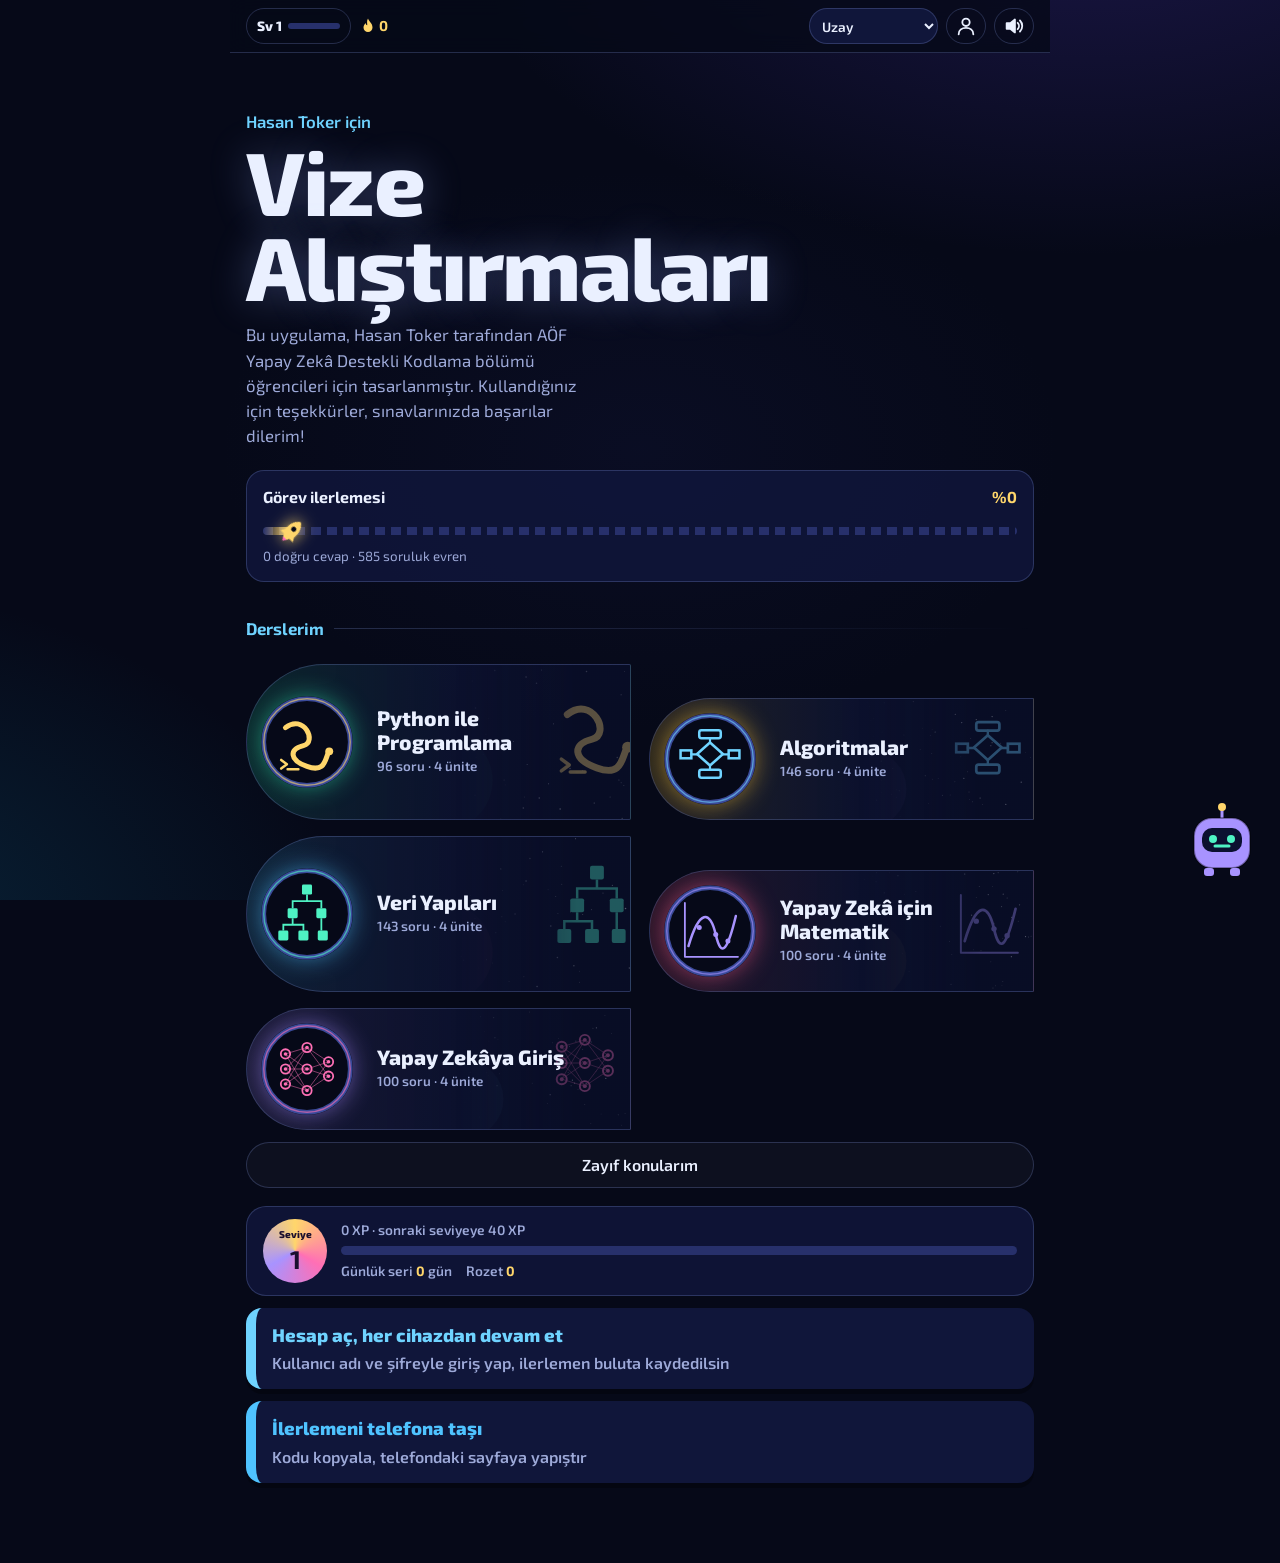
<file: index.html>
<!doctype html>
<html lang="tr" data-tema="uzay">
<head>
<meta charset="utf-8">
<meta name="viewport" content="width=device-width, initial-scale=1">
<script>try { document.documentElement.dataset.tema = localStorage.getItem('dersoyun.tema') || 'uzay'; } catch (e) { }</script>
<title>Hasan Toker için Vize Alıştırmaları</title>
<link rel="preconnect" href="https://fonts.googleapis.com">
<link rel="preconnect" href="https://fonts.gstatic.com" crossorigin>
<link href="https://fonts.googleapis.com/css2?family=Exo+2:wght@400;600;700;800&family=JetBrains+Mono:wght@500&family=Press+Start+2P&display=swap" rel="stylesheet">
<link rel="stylesheet" href="css/style.css">
<link rel="stylesheet" href="css/oyunlar.css">
<link rel="stylesheet" href="css/kelime.css">
<link rel="stylesheet" href="css/uzay.css">
<link rel="stylesheet" href="css/efekt.css">
<link rel="stylesheet" href="css/yeni-oyunlar.css">
<link rel="stylesheet" href="css/tema.css">
<link rel="stylesheet" href="css/gorsel.css">
<link rel="stylesheet" href="css/hesap.css">
</head>
<body>
<header class="ustbar" id="ustbar">
  <button class="ubprofil" id="ubProfil" data-act="rozetler"><span id="ubSeviye">Sv 1</span><span class="xpbar"><i id="ubXp"></i></span></button>
  <span class="gunseri" title="Günlük seri (gün)"><svg viewBox="0 0 24 24" aria-hidden="true"><path d="M12 2c1 4 6 6 6 12a6 6 0 0 1-12 0c0-3 2-5 3-6 0 2 1 3 2 3 0-3-1-6 1-9z"/></svg><b id="ubGun">0</b></span>
  <span class="combo" id="ubCombo" hidden></span>
  <span class="ara"></span>
  <label class="temasec"><span class="gizli-metin">Tema</span><select id="temaSec" aria-label="Tema"><option value="uzay">Uzay</option><option value="neon">Neon Gece</option><option value="retro">Retro Piksel</option><option value="pastel">Pastel Gündüz</option></select></label>
  <button class="sesbtn" id="hesapBtn" data-act="hesap" aria-label="Giriş yap veya kayıt ol"><svg viewBox="0 0 24 24" aria-hidden="true"><circle cx="12" cy="8" r="4"/><path d="M4 21c0-4.4 3.6-7 8-7s8 2.6 8 7"/></svg></button>
  <button class="sesbtn" id="sesBtn" data-act="ses" aria-pressed="true" aria-label="Sesi kapat"><svg viewBox="0 0 24 24" aria-hidden="true"><path class="hop" d="M4 9h4l5-4v14l-5-4H4z"/><path class="dalga" d="M16 8.5a5 5 0 0 1 0 7M18.5 6a8.5 8.5 0 0 1 0 12"/><path class="carpi" d="M16 9l6 6M22 9l-6 6"/></svg></button>
</header>
<main id="app"></main>
<div id="efekt" aria-hidden="true"></div>
<div id="flas" aria-hidden="true"></div>
<div id="maskot" aria-hidden="true">
  <span class="balon"></span>
  <svg viewBox="0 0 80 80"><line x1="40" y1="6" x2="40" y2="16" class="anten"/><circle cx="40" cy="5" r="4" class="isik"/>
    <rect x="12" y="16" width="56" height="50" rx="18" class="govde"/><rect x="20" y="26" width="40" height="24" rx="10" class="yuz"/>
    <g class="goz"><circle cx="31" cy="37" r="4"/><circle cx="49" cy="37" r="4"/></g>
    <path class="agiz normal" d="M33 44 h14"/><path class="agiz gul" d="M31 42 q9 9 18 0"/><path class="agiz uz" d="M31 47 q9 -7 18 0"/>
    <path class="gozyasi" d="M50 42 q2 4 0 6 q-2 -2 0 -6z"/><rect x="22" y="66" width="10" height="8" rx="3" class="ayak"/><rect x="48" y="66" width="10" height="8" rx="3" class="ayak"/></svg>
</div>
<script src="data/algoritmalar.js"></script>
<script src="data/python.js"></script>
<script src="data/veri-yapilari.js"></script>
<script src="data/yz-matematik.js"></script>
<script src="data/yz-giris.js"></script>
<script src="data/kaynaklar.js"></script>
<script src="data/oyun-verisi.js"></script>
<script src="js/store.js"></script>
<script src="js/efekt.js"></script>
<script src="js/games.js"></script>
<script src="js/oyunlar/ortak.js"></script>
<script src="js/ilerleme.js"></script>
<script src="js/vendor/supabase.js"></script>
<script src="js/hesap.js"></script>
<script src="js/oyunlar/hizli-ates.js"></script>
<script src="js/oyunlar/tur.js"></script>
<script src="js/oyunlar/leitner.js"></script>
<script src="js/oyunlar/sik-eleme.js"></script>
<script src="js/oyunlar/milyoner.js"></script>
<script src="js/oyunlar/harita-boss.js"></script>
<script src="js/oyunlar/kelime.js"></script>
<script src="js/oyunlar/adam-asmaca.js"></script>
<script src="js/oyunlar/yazarak.js"></script>
<script src="js/oyunlar/hafiza.js"></script>
<script src="js/oyunlar/aktar.js"></script>
<script src="js/oyunlar/akis.js"></script>
<script src="js/oyunlar/sirala.js"></script>
<script src="js/oyunlar/calistir.js"></script>
<script src="js/oyunlar/hatabul.js"></script>
<script src="js/oyunlar/dogru-yanlis.js"></script>
<script src="js/oyunlar/cengel.js"></script>
<script src="js/app.js"></script>
</body>
</html>
</file>
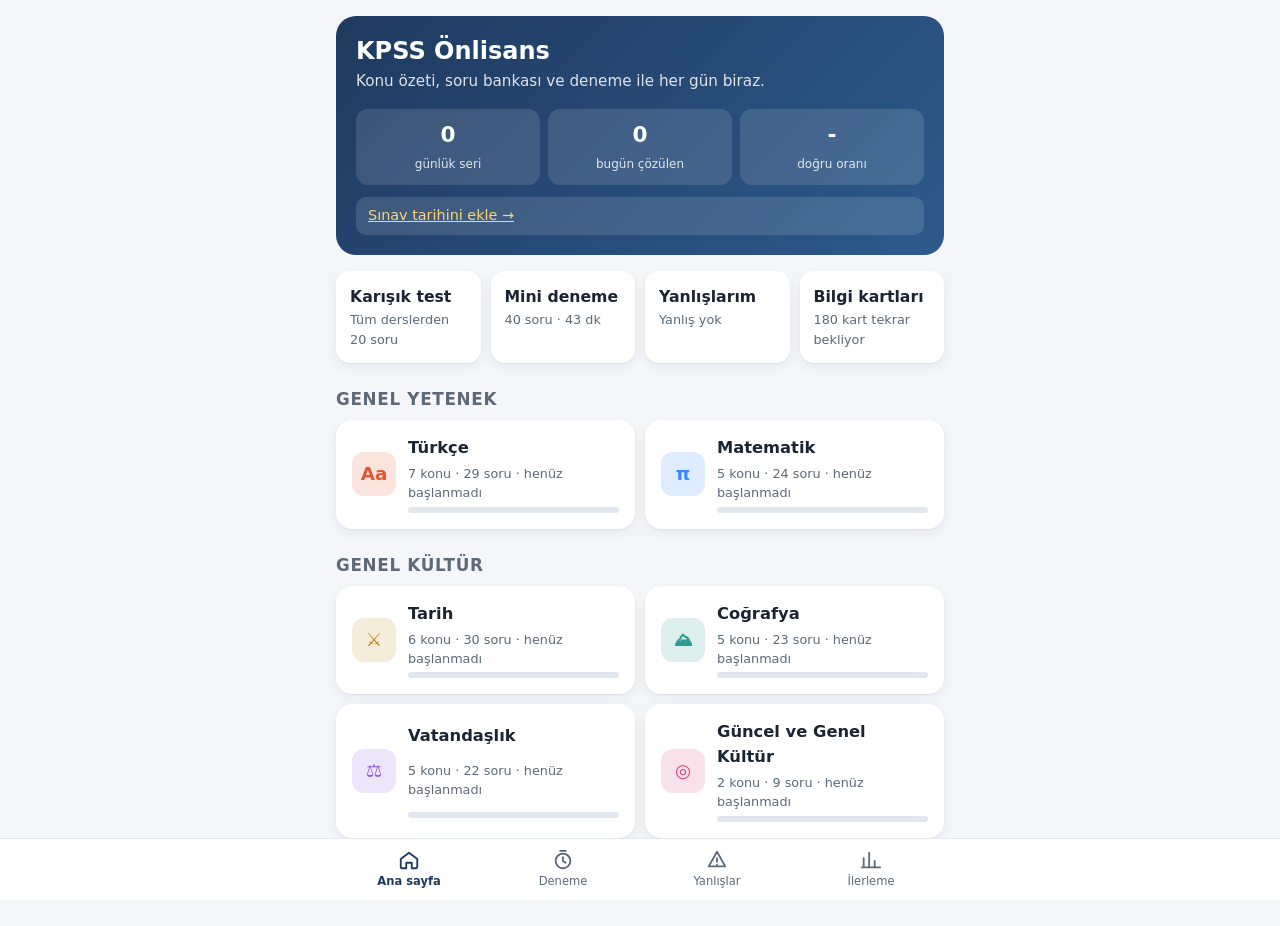
<file: kpss/index.html>
<!doctype html>
<html lang="tr">
<head>
<meta charset="utf-8">
<meta name="viewport" content="width=device-width, initial-scale=1, viewport-fit=cover">
<meta name="theme-color" content="#1f3a5f">
<title>KPSS Önlisans Çalışma</title>
<link rel="stylesheet" href="css/style.css">
</head>
<body>
<main id="app"></main>
<nav class="altnav" id="altnav">
  <a href="#/" data-r=""><svg viewBox="0 0 24 24" aria-hidden="true"><path d="M3 11l9-7 9 7v9a1 1 0 0 1-1 1h-5v-6H9v6H4a1 1 0 0 1-1-1z"/></svg>Ana sayfa</a>
  <a href="#/deneme" data-r="deneme"><svg viewBox="0 0 24 24" aria-hidden="true"><circle cx="12" cy="13" r="8"/><path d="M12 9v4l3 2M9 2h6"/></svg>Deneme</a>
  <a href="#/yanlislar" data-r="yanlislar"><svg viewBox="0 0 24 24" aria-hidden="true"><path d="M12 3l9 16H3z"/><path d="M12 10v4M12 17v.5"/></svg>Yanlışlar</a>
  <a href="#/istatistik" data-r="istatistik"><svg viewBox="0 0 24 24" aria-hidden="true"><path d="M4 20V10M10 20V4M16 20v-7M22 20H2"/></svg>İlerleme</a>
</nav>
<script src="js/veri.js"></script>
<script src="data/turkce.js"></script>
<script src="data/matematik.js"></script>
<script src="data/tarih.js"></script>
<script src="data/cografya.js"></script>
<script src="data/vatandaslik.js"></script>
<script src="data/guncel.js"></script>
<script src="js/app.js"></script>
</body>
</html>
</file>
<file: css/style.css>
:root {
  --ink: #16133A; --ink2: #231F57; --ink3: #3A3585;
  --paper: #FFF6E3; --paper2: #EADFC2; --pencil: #26224F;
  --text: #F6F2FF; --muted: #B8B1E3;
  --pink: #FF5C8A; --yellow: #FFC933; --mint: #2FE0A8; --sky: #4FC3FF; --violet: #A58BFF;
  --c: var(--yellow);
}
* { box-sizing: border-box; }
html { color-scheme: dark; }
body {
  margin: 0; min-height: 100vh; color: var(--text);
  background: radial-gradient(900px 500px at 85% -10%, #4a3fb066, transparent), var(--ink);
  font: 400 1rem/1.5 'Bricolage Grotesque', system-ui, -apple-system, 'Segoe UI', sans-serif;
}
button, input, textarea { font: inherit; }
button { cursor: pointer; }
button:disabled { cursor: default; }
:focus-visible { outline: 3px solid var(--yellow); outline-offset: 2px; }
h1, h2, h3, p { margin: 0; }

.wrap { max-width: 720px; margin: 0 auto; padding: 16px 16px 56px; }
.top { display: flex; justify-content: space-between; align-items: center; gap: 12px; min-height: 44px; }
.ghost { background: transparent; color: var(--text); border: 2px solid var(--ink3); border-radius: 14px; padding: 10px 16px; min-height: 44px; font-weight: 600; }
.ghost:hover { border-color: var(--c); }
.wide { width: 100%; margin-top: 12px; }
.main { display: block; width: 100%; margin-top: 14px; min-height: 52px; border: 0; border-radius: 14px; background: var(--c); color: #16133A; font-weight: 800; font-size: 1.05rem; padding: 12px 18px; }
.main:hover { filter: brightness(1.08); }
.alt { margin: 26px 0 10px; font-size: 1.05rem; font-weight: 800; color: var(--muted); }
.ub { flex: none; background: var(--c); color: #16133A; font-weight: 800; font-size: .8rem; padding: 2px 9px; border-radius: 8px; }

/* Ana ekran */
.hero { padding: 20px 0 8px; }
.hero h1 { font-size: clamp(3.6rem, 18vw, 6.6rem); line-height: .9; font-weight: 800; letter-spacing: -.04em; }
.hero p { margin-top: 14px; max-width: 34ch; color: var(--muted); font-size: 1.05rem; }
.strip { display: flex; gap: 10px; margin: 22px 0 6px; }
.strip span { position: relative; width: 38px; height: 38px; border-radius: 50%; border: 2.5px solid var(--paper); color: var(--paper); display: grid; place-items: center; font-weight: 800; font-size: .9rem; overflow: hidden; }
.strip .fill { color: var(--ink); }
.strip .fill::before { content: ""; position: absolute; inset: 0; background: var(--yellow); border-radius: 50%; animation: kursun .9s .5s cubic-bezier(.3, 1.4, .5, 1) both; z-index: -1; }
.strip .fill { z-index: 0; isolation: isolate; }
@keyframes kursun { from { transform: scale(0); } to { transform: scale(1); } }

.grid { display: grid; gap: 14px; margin-top: 22px; }
.card { display: grid; gap: 4px; text-align: left; position: relative; overflow: hidden; min-height: 132px; padding: 18px; border: 0; border-radius: 22px; background: var(--c); color: #16133A; }
.card b { font-size: 1.45rem; line-height: 1.15; font-weight: 800; letter-spacing: -.02em; max-width: 14ch; align-self: end; }
.card small { font-size: .9rem; font-weight: 600; opacity: .8; }
.card small em { font-style: normal; background: #16133A; color: var(--c); padding: 1px 8px; border-radius: 8px; }
.card .simge { position: absolute; top: 10px; right: 16px; font-size: 2.6rem; font-weight: 800; opacity: .22; letter-spacing: -.04em; }
.card:hover { transform: translateY(-3px) rotate(-.4deg); transition: transform .15s; }

/* Ders ekranı */
.dbaslik { font-size: clamp(2rem, 9vw, 3rem); line-height: 1.05; font-weight: 800; letter-spacing: -.03em; margin: 10px 0 0; color: var(--c); }
.urows { display: grid; gap: 8px; }
.urow { display: flex; align-items: center; gap: 12px; text-align: left; padding: 12px 14px; min-height: 48px; border: 2px solid var(--ink3); border-radius: 14px; background: transparent; color: var(--text); }
.urow.on { border-color: var(--c); background: var(--ink2); }
.modlar { display: grid; gap: 12px; }
.mod { display: grid; gap: 2px; text-align: left; padding: 16px 18px; border: 0; border-radius: 18px; background: var(--paper); color: var(--pencil); border-left: 10px solid var(--c); }
.mod b { font-size: 1.3rem; font-weight: 800; }
.mod span { font-size: .95rem; }
.mod small { font-weight: 600; opacity: .65; }
.mod:hover:not(:disabled) { transform: translateX(3px); transition: transform .12s; }
.mod:disabled { opacity: .45; }

/* Oyun */
.hud { display: flex; gap: 14px; align-items: baseline; font-weight: 800; }
.can { color: var(--pink); letter-spacing: 2px; font-size: 1.2rem; }
.puan { font-size: 1.35rem; color: var(--c); font-variant-numeric: tabular-nums; }
.seri { color: var(--muted); font-size: .85rem; font-weight: 600; }
.prog, .timer { height: 6px; background: var(--ink3); border-radius: 6px; overflow: hidden; margin-top: 8px; }
.prog i, .timer i { display: block; height: 100%; background: var(--c); border-radius: 6px; transition: width .3s; }
.timer { height: 10px; }
.timer i { width: 100%; transition: none; }
.timer i.az { background: var(--pink); }

.qcard { margin-top: 14px; background: var(--paper); color: var(--pencil); border-radius: 20px; padding: 18px 16px 20px; border-top: 8px solid var(--c); }
.meta { display: flex; align-items: center; gap: 10px; font-size: .85rem; font-weight: 600; margin-bottom: 12px; }
.meta .mt { opacity: .7; flex: 1; min-width: 0; }
.meta .sayi { opacity: .6; }
.q { font-size: 1.15rem; font-weight: 600; line-height: 1.45; max-width: 62ch; }
.kod { margin: 14px 0 0; padding: 14px; border-radius: 12px; background: var(--ink); color: var(--text); overflow-x: auto; font: 500 .92rem/1.55 'JetBrains Mono', ui-monospace, Consolas, monospace; tab-size: 4; }
.kod code { font: inherit; }
.opts { display: grid; gap: 10px; margin-top: 16px; }
.opt { display: flex; gap: 12px; align-items: center; text-align: left; width: 100%; min-height: 54px; padding: 10px 14px; border: 2px solid var(--paper2); border-radius: 14px; background: #fff; color: var(--pencil); font-weight: 600; }
.bub { flex: none; display: grid; place-items: center; width: 32px; height: 32px; border-radius: 50%; border: 2.5px solid var(--pencil); font-weight: 800; font-size: .85rem; transition: background .12s, color .12s; }
.opt:hover:not(:disabled) { border-color: var(--pencil); }
.opt:hover:not(:disabled) .bub { background: var(--pencil); color: #fff; }
.opt:disabled { color: var(--pencil); }
.opt.dogru { border-color: #0EA678; background: #E2FBF2; }
.opt.dogru .bub { background: #0EA678; border-color: #0EA678; color: #fff; }
.opt.yanlis { border-color: #E0245E; background: #FFE8EF; }
.opt.yanlis .bub { background: #E0245E; border-color: #E0245E; color: #fff; }
.opt.sonuk { opacity: .55; }
textarea, input[type=text] { width: 100%; margin-top: 16px; padding: 12px 14px; border: 2px solid var(--paper2); border-radius: 14px; background: #fff; color: var(--pencil); resize: vertical; }
input[type=text] { font-family: 'JetBrains Mono', ui-monospace, Consolas, monospace; }
textarea:focus, input[type=text]:focus { border-color: var(--pencil); outline: none; }
textarea:disabled, input:disabled { opacity: .7; }

.fb { margin-top: 16px; padding: 16px; border-radius: 18px; background: var(--ink2); border-left: 10px solid var(--mint); }
.fb.no { border-left-color: var(--pink); }
.fb h3 { font-size: 1.3rem; font-weight: 800; display: flex; align-items: baseline; justify-content: space-between; gap: 12px; }
.fb .pts { color: var(--c); font-variant-numeric: tabular-nums; }
.exp { margin-top: 8px; color: var(--text); max-width: 62ch; }
.chips { display: flex; flex-wrap: wrap; gap: 8px; margin: 12px 0 4px; }
.chip { padding: 3px 10px; border-radius: 999px; font-size: .88rem; font-weight: 600; }
.chip.var { background: #1b6b55; color: #d6fff1; }
.chip.yok { background: var(--ink3); color: var(--muted); }
.model { margin-top: 12px; padding: 12px 14px; border-radius: 12px; background: var(--ink); }
.model b { font-size: .85rem; color: var(--muted); }
.model p { margin-top: 4px; max-width: 62ch; }
.model .kod { background: #0d0b26; margin-top: 6px; }

/* Sonuç */
.result { text-align: center; padding-top: 48px; }
.result h2 { font-size: 2rem; font-weight: 800; letter-spacing: -.02em; }
.result .big { font-size: clamp(5rem, 28vw, 9rem); line-height: 1; font-weight: 800; letter-spacing: -.05em; color: var(--c); font-variant-numeric: tabular-nums; }
.result .sub { color: var(--muted); font-weight: 600; }
.sk { display: flex; justify-content: center; gap: 36px; margin: 22px 0 8px; }
.sk dt { color: var(--muted); font-size: .85rem; }
.sk dd { margin: 0; font-size: 1.6rem; font-weight: 800; }

/* Zayıf konular */
.tabs { display: flex; flex-wrap: wrap; gap: 8px; margin-top: 16px; }
.tab { padding: 8px 14px; min-height: 40px; border: 2px solid var(--ink3); border-radius: 999px; background: transparent; color: var(--text); font-weight: 600; }
.tab.on { background: var(--c); border-color: var(--c); color: #16133A; }
.zrows, .ubars { display: grid; gap: 10px; margin-top: 18px; }
.zrow { display: grid; grid-template-columns: 1fr auto; gap: 2px 12px; text-align: left; padding: 12px 14px; border: 0; border-left: 10px solid var(--c); border-radius: 14px; background: var(--ink2); color: var(--text); }
.zrow span { grid-column: 1; color: var(--muted); font-size: .9rem; }
.zrow em { grid-row: 1 / 3; grid-column: 2; font-style: normal; font-size: 1.5rem; font-weight: 800; align-self: center; color: var(--pink); }
.ubar { padding: 12px 14px; border-radius: 14px; background: var(--ink2); }
.ubar.en { outline: 2px solid var(--pink); }
.ubar .ut { display: flex; gap: 10px; align-items: center; font-weight: 600; }
.bar { height: 10px; margin: 10px 0 6px; background: var(--ink3); border-radius: 6px; overflow: hidden; }
.bar i { display: block; height: 100%; background: var(--pink); }
.ubar small { color: var(--muted); }
.yl { list-style: none; padding: 0; margin: 0; display: grid; gap: 8px; }
.yl li { display: flex; gap: 10px; align-items: flex-start; padding: 10px 12px; border-radius: 12px; background: var(--ink2); }
.yq { flex: 1; min-width: 0; }
.yq small { color: var(--muted); font-weight: 600; }
.yl b { color: var(--pink); }
.bos { padding: 16px; border-radius: 14px; background: var(--ink2); color: var(--muted); max-width: 52ch; }

@media (min-width: 640px) {
  .wrap { padding-top: 28px; }
  .grid { grid-template-columns: 1fr 1fr; }
  .modlar { grid-template-columns: repeat(3, 1fr); }
  .mod { border-left: 0; border-top: 10px solid var(--c); min-height: 150px; align-content: start; }
}
@media (prefers-reduced-motion: reduce) {
  *, *::before, *::after { animation: none !important; transition: none !important; }
}

/* Cilalama: doku, basılır düğmeler, geri bildirim animasyonları */
body {
  background:
    radial-gradient(900px 500px at 85% -10%, #4a3fb066, transparent),
    radial-gradient(700px 500px at -10% 110%, #ff5c8a22, transparent),
    radial-gradient(#ffffff0d 1.5px, transparent 1.6px) 0 0 / 26px 26px,
    var(--ink);
  background-attachment: fixed;
}
.home.wrap { max-width: 820px; }
@keyframes pop { 0% { transform: scale(.94); } 60% { transform: scale(1.03); } 100% { transform: scale(1); } }
@keyframes salla { 0%, 100% { transform: translateX(0); } 25% { transform: translateX(-7px); } 75% { transform: translateX(7px); } }

.card { box-shadow: 0 7px 0 #0000004d; transition: transform .12s, box-shadow .12s; }
.card:hover { transform: translateY(-4px) rotate(-.5deg); box-shadow: 0 11px 0 #0000004d; }
.card:nth-child(even):hover { transform: translateY(-4px) rotate(.5deg); }
.card:active { transform: translateY(5px); box-shadow: 0 2px 0 #0000004d; }
.card .simge { font-size: 3.4rem; opacity: .28; }

.main { box-shadow: 0 5px 0 #00000045; transition: transform .1s, box-shadow .1s, filter .1s; }
.main:active { transform: translateY(4px); box-shadow: 0 1px 0 #00000045; }
.mod { box-shadow: 0 6px 0 #00000045; transition: transform .12s, box-shadow .12s; }
.mod:active:not(:disabled) { transform: translateY(4px); box-shadow: 0 2px 0 #00000045; }
.qcard { box-shadow: 0 8px 0 #00000040; }
.opt { box-shadow: 0 3px 0 var(--paper2); transition: transform .1s, box-shadow .1s, border-color .1s; }
.opt:hover:not(:disabled) { transform: translateY(-1px); }
.opt:active:not(:disabled) { transform: translateY(3px); box-shadow: 0 0 0 var(--paper2); }
.opt.dogru { animation: pop .35s; }
.opt.yanlis { animation: salla .35s; }
.fb.ok { animation: pop .35s; }
.fb.no { animation: salla .35s; }
.urow, .ghost, .tab { transition: border-color .12s, background .12s; }

.seri.hot { color: var(--yellow); }
.seri.hot::before { content: "▲ "; }

.rozet { display: inline-block; margin: 10px 0 0; padding: 4px 16px; border-radius: 999px; background: var(--c); color: #16133A; font-weight: 800; transform: rotate(-3deg); animation: pop .5s .15s both; }
.result .big { animation: pop .6s both; }

@media (min-width: 640px) {
  .hero h1 { font-size: 5.6rem; }
  .strip span { width: 46px; height: 46px; font-size: 1rem; }
  .grid > .card:last-child:nth-child(odd) { grid-column: 1 / -1; min-height: 110px; }
  .wrap { padding-bottom: 80px; }
}
.tsn { margin-top: 4px; text-align: right; font-size: .85rem; font-weight: 800; color: var(--muted); font-variant-numeric: tabular-nums; }
.kaynak { margin: -6px 0 10px; font-size: .78rem; font-weight: 600; opacity: .55; }
.hero h1 { font-size: clamp(2.7rem, 13vw, 5.6rem); }
.hero h1 small { display: block; margin-bottom: 6px; font-size: .3em; font-weight: 600; letter-spacing: 0; color: var(--muted); }
@media (min-width: 640px) { .hero h1 { font-size: 5.6rem; } }

/* Çalışma materyalleri */
.materyal { display: grid; gap: 10px; }
.video { margin: 0; }
.video video { display: block; width: 100%; aspect-ratio: 16 / 9; border-radius: 16px; background: #000; box-shadow: 0 6px 0 #00000045; }
.video figcaption { margin-top: 6px; font-size: .85rem; color: var(--muted); }
.pdf { display: flex; justify-content: space-between; align-items: center; gap: 12px; padding: 12px 14px; min-height: 52px; border: 2px solid var(--ink3); border-left: 8px solid var(--c); border-radius: 14px; color: var(--text); text-decoration: none; }
.pdf:hover { background: var(--ink2); }
.pdf span { font-size: .85rem; color: var(--muted); }
</file>
<file: css/oyunlar.css>
/* Yeni oyunlar: ortak parçalar */
mark.olumsuz { background: transparent; color: #E0245E; font-weight: 800; text-decoration: underline 2px; text-underline-offset: 3px; }
.mod.oyun { background: var(--ink2); color: var(--text); border-left-color: var(--yellow); }
.mod.oyun small { opacity: .75; color: var(--muted); }

.gb { margin-top: 14px; padding: 18px 16px 20px; border-radius: 20px; background: var(--paper); color: var(--pencil); border-top: 8px solid var(--pink); box-shadow: 0 8px 0 #00000040; animation: salla .35s; }
.gbbas { font-size: 1.4rem; font-weight: 800; color: #E0245E; display: flex; justify-content: space-between; align-items: baseline; }
.gbbas small { font-size: .95rem; }
.gbsik { margin: 8px 0 14px; padding: 10px 12px; border-radius: 12px; background: #FFE8EF; font-weight: 600; }
.gbmeta { display: flex; align-items: center; gap: 10px; font-size: .85rem; font-weight: 600; }
.gbmeta span:last-child { opacity: .7; }
.gbq { margin-top: 10px; font-weight: 600; line-height: 1.45; }
.gbdogru { display: grid; gap: 2px; margin-top: 14px; padding: 12px 14px; border-radius: 14px; border: 2px solid #0EA678; background: #E2FBF2; }
.gbdogru b { font-size: .8rem; color: #0B7A59; }
.gbdogru span { font-weight: 700; }
.gb .exp { color: var(--pencil); }
.gbkaynak { margin-top: 10px; font-size: .78rem; font-weight: 600; opacity: .55; }

/* Hızlı Ateş */
.hzkart { margin-top: 14px; background: var(--paper); color: var(--pencil); border-radius: 20px; padding: 18px 16px 20px; border-top: 8px solid var(--c); box-shadow: 0 8px 0 #00000040; }
.hzkart.hzok { animation: hzgel .25s; }
@keyframes hzgel { from { transform: translateY(8px); opacity: .4; } to { transform: none; opacity: 1; } }
.hzsik { margin-top: 16px; padding: 16px; border-radius: 14px; background: #fff; border: 2.5px dashed var(--pencil); font-weight: 700; font-size: 1.1rem; text-align: center; overflow-wrap: anywhere; }
.hzsor { margin-top: 14px; text-align: center; font-weight: 600; opacity: .7; }
.hzbtn { display: grid; grid-template-columns: 1fr 1fr; gap: 12px; margin-top: 10px; }
.hzbtn button { min-height: 64px; border: 0; border-radius: 16px; font-weight: 800; font-size: 1.2rem; color: #fff; box-shadow: 0 5px 0 #00000045; transition: transform .1s, box-shadow .1s; }
.hzbtn button:active { transform: translateY(4px); box-shadow: 0 1px 0 #00000045; }
.hzh { background: #E0245E; }
.hze { background: #0EA678; }

/* Ortak tur motoru */
.opt.gizli { display: none; }
.tunite { margin-top: 8px; font-size: .88rem; color: var(--muted); font-weight: 600; }
.lalt { margin-top: 8px; color: var(--muted); max-width: 56ch; }

/* Ana ekran şeritleri */
.serit { display: grid; gap: 2px; width: 100%; margin-top: 12px; padding: 14px 16px; text-align: left; border: 0; border-left: 10px solid var(--c); border-radius: 16px; background: var(--ink2); color: var(--text); box-shadow: 0 5px 0 #00000045; }
.serit b { font-size: 1.15rem; font-weight: 800; color: var(--c); }
.serit span { color: var(--muted); font-weight: 600; }
.serit:active { transform: translateY(4px); box-shadow: 0 1px 0 #00000045; }
.serit.bitti b::after { content: " ✓"; }
.gnbar { display: block; height: 6px; margin-top: 8px; background: var(--ink3); border-radius: 6px; overflow: hidden; }
.gnbar i { display: block; height: 100%; background: var(--c); }

/* Aralıklı Tekrar */
.lkutular { display: grid; gap: 8px; margin-top: 18px; }
.lkutu { display: grid; grid-template-columns: 34px 1fr 36px; align-items: center; gap: 2px 10px; padding: 10px 14px; border-radius: 14px; background: var(--ink2); }
.lkutu b { color: var(--c); }
.lkutu .bar { margin: 0; }
.lkutu .bar i { background: var(--c); }
.lkutu em { font-style: normal; font-weight: 800; text-align: right; }
.lkutu small { grid-column: 2 / 4; color: var(--muted); }
.logren { margin: 14px 0 4px; color: var(--muted); font-weight: 600; }
.logren b { color: var(--mint); font-size: 1.3rem; }

/* Şık Eleme */
.sebilgi { margin-top: 14px; font-weight: 600; opacity: .75; }
.opt.elendi { opacity: .45; text-decoration: line-through; text-decoration-thickness: 2px; }

/* Milyoner */
.mmerdiven { display: grid; grid-template-columns: repeat(15, 1fr); gap: 3px; margin-top: 10px; }
.mmerdiven i { height: 10px; border-radius: 3px; background: var(--ink3); }
.mmerdiven i.guvenli { outline: 2px solid var(--yellow); outline-offset: -2px; }
.mmerdiven i.gecti { background: var(--c); }
.mmerdiven i.simdi { background: var(--yellow); animation: pop .6s; }
.mbilgi { display: flex; justify-content: space-between; gap: 10px; margin-top: 6px; font-size: .88rem; color: var(--muted); font-weight: 600; }
.mbilgi b { color: var(--text); }
.mjoker { display: grid; grid-template-columns: repeat(4, 1fr); gap: 8px; margin-top: 10px; }
.jk { min-height: 44px; border: 2px solid var(--ink3); border-radius: 12px; background: var(--ink2); color: var(--text); font-weight: 800; font-size: .9rem; padding: 6px 4px; }
.jk:hover:not(:disabled) { border-color: var(--yellow); }
.jk:disabled { opacity: .35; text-decoration: line-through; }
.jk.aktif { background: var(--yellow); color: #16133A; border-color: var(--yellow); opacity: 1; text-decoration: none; }
.jk.cekil { border-color: var(--pink); }
.jk.cekil:disabled { text-decoration: none; }

/* Kod Avcısı */
.kasekme { display: flex; flex-wrap: wrap; gap: 8px; margin-top: 10px; }
.kasekme .tab.ok { border-color: var(--mint); }
.kasekme .tab.kayip { border-color: var(--pink); }
.kasor { margin-top: 14px; font-weight: 700; }
.kacikti { display: grid; grid-template-columns: 1fr 1fr; gap: 10px; margin-top: 10px; }
.kac { min-height: 54px; padding: 10px 12px; text-align: left; border: 2px solid var(--paper2); border-radius: 14px; background: #fff; color: var(--pencil); box-shadow: 0 3px 0 var(--paper2); overflow-x: auto; }
.kac pre { margin: 0; font: 500 .88rem/1.45 'JetBrains Mono', ui-monospace, Consolas, monospace; white-space: pre-wrap; overflow-wrap: anywhere; }
.kac:hover:not(:disabled) { border-color: var(--pencil); }
.kac:disabled { opacity: .4; }
.kac.dogru, .kac.gercek { opacity: 1; border-color: #0EA678; background: #E2FBF2; }

/* Harita ve Boss */
.hbyol { display: grid; gap: 14px; margin-top: 18px; }
.hbada { padding: 14px; border-radius: 18px; background: var(--ink2); border-left: 10px solid var(--c); }
.hbada.kilit { opacity: .5; border-left-color: var(--ink3); }
.hbada.fethedildi { border-left-color: var(--mint); }
.hbada h3 { display: flex; gap: 10px; align-items: center; font-size: 1rem; font-weight: 700; }
.hbduraklar { display: flex; flex-wrap: wrap; gap: 8px; margin-top: 12px; }
.hbdurak { display: grid; place-items: center; width: 58px; height: 58px; border: 2.5px solid var(--ink3); border-radius: 50%; background: var(--ink); color: var(--text); padding: 0; }
.hbdurak b { font-size: 1.05rem; line-height: 1; }
.hbdurak small { font-size: .62rem; color: var(--yellow); line-height: 1; }
.hbdurak.gecti { border-color: var(--c); }
.hbdurak:disabled, .hbboss:disabled { opacity: .4; }
.hbboss { min-height: 58px; padding: 0 16px; border: 0; border-radius: 16px; background: var(--pink); color: #fff; font-weight: 800; }
.hbboss.gecti { background: var(--mint); color: #16133A; }
.hbnot { margin-top: 8px; font-size: .88rem; color: var(--muted); }
.boss { margin-top: 10px; padding: 12px 14px; border-radius: 16px; background: var(--ink2); border: 2px solid var(--pink); }
.bossad { display: flex; flex-wrap: wrap; gap: 4px 10px; align-items: baseline; }
.bossad b { color: var(--pink); font-size: 1.1rem; }
.bossad span { color: var(--muted); font-size: .88rem; }
.bosscan { height: 14px; margin: 8px 0 4px; background: var(--ink3); border-radius: 8px; overflow: hidden; }
.bosscan i { display: block; height: 100%; background: var(--pink); transition: width .3s; }
.boss small { color: var(--muted); font-size: .8rem; }

/* Düello */
.duskor { display: grid; grid-template-columns: 1fr auto 1fr; align-items: center; gap: 10px; margin-top: 10px; padding: 10px 14px; border-radius: 16px; background: var(--ink2); }
.duskor div { display: grid; }
.duskor div:last-child { text-align: right; }
.duskor small { color: var(--muted); font-size: .72rem; font-weight: 700; }
.duskor b { font-size: 1.5rem; color: var(--c); font-variant-numeric: tabular-nums; }
.duskor > span { color: var(--muted); font-weight: 800; }
.durakip { margin-top: 6px; font-size: .88rem; color: var(--muted); font-weight: 600; text-align: right; }
.durakip.cevapladi { color: var(--yellow); }

@media (min-width: 640px) {
  .kacikti { grid-template-columns: 1fr 1fr; }
}
</file>
<file: css/kelime.css>
/* Adam Asmaca */
.oksijen { display: flex; align-items: center; gap: 10px; margin-top: 16px; font-size: .85rem; font-weight: 700; color: var(--muted); }
.okbar { display: flex; gap: 4px; }
.okbar i { width: 24px; height: 10px; border-radius: 3px; background: var(--ink3); }
.okbar i.dolu { background: var(--mint); box-shadow: 0 0 8px var(--mint); }
.okbar.az i.dolu { background: var(--pink); box-shadow: 0 0 8px var(--pink); }
.aakelime { display: flex; flex-wrap: wrap; justify-content: center; gap: 12px 20px; margin-top: 20px; }
.aakel { display: flex; flex-wrap: wrap; justify-content: center; gap: 5px; max-width: 100%; }
@media (max-width: 480px) { .aah { width: 24px; font-size: 1.15rem; } .aakel { gap: 3px; } }
.aah, .aasem { display: grid; place-items: center; height: 42px; font-weight: 800; font-size: 1.35rem; }
.aah { width: 30px; border-bottom: 3px solid var(--c); }
.aah.acik { animation: pop .3s; }
.aah.kacti { color: var(--pink); }
.aasem { color: var(--muted); }
.aaklavye { display: grid; grid-template-columns: repeat(8, 1fr); gap: 6px; margin-top: 14px; }
.aatus { min-height: 44px; padding: 0; border: 1px solid var(--cizgi); border-radius: 10px; background: rgba(255, 255, 255, .05); color: var(--text); font-weight: 800; font-size: 1rem; }
.aatus:hover:not(:disabled) { border-color: var(--c); }
.aatus:active:not(:disabled) { transform: translateY(2px); }
.aatus.rakam { color: var(--muted); font-size: .9rem; }
.aatus.var { background: color-mix(in srgb, var(--mint) 30%, transparent); border-color: var(--mint); }
.aatus.yok { opacity: .28; }

/* Yazarak Cevapla */
.yzipucu { margin-top: 12px; font-weight: 600; color: var(--yellow); }
.yzalt { display: grid; grid-template-columns: 1fr 1fr; gap: 10px; margin-top: 10px; }

/* Hafıza Kartları */
.hkbilgi { margin-top: 10px; color: var(--muted); font-weight: 600; }
.hkgrid { display: grid; grid-template-columns: repeat(2, 1fr); gap: 10px; margin-top: 12px; }
.hkkart { position: relative; min-height: 178px; padding: 0; border: 0; background: transparent; color: var(--text); perspective: 900px; }
.hkon, .hkarka { position: absolute; inset: 0; display: flex; flex-direction: column; justify-content: center; gap: 4px; padding: 10px 12px; border-radius: 16px; text-align: left; backface-visibility: hidden; -webkit-backface-visibility: hidden; transition: transform .45s; }
.hkon { border: 1px solid var(--cizgi); background: radial-gradient(circle at 50% 45%, color-mix(in srgb, var(--c) 45%, transparent) 0 18%, transparent 19%), radial-gradient(circle at 50% 45%, transparent 0 30%, color-mix(in srgb, var(--c) 18%, transparent) 31% 32%, transparent 33%), var(--ink2); }
.hkarka { transform: rotateY(180deg); overflow: auto; border: 1px solid var(--c); background: var(--paper); font-size: .8rem; line-height: 1.32; scrollbar-width: thin; scrollbar-color: var(--ink3) transparent; }
.hkarka small { color: var(--muted); font-weight: 700; }
.hkkart.cevap .hkarka { justify-content: center; align-items: center; text-align: center; }
.hkkart.cevap .hkarka b { font-size: 1.05rem; color: var(--c); }
.hkkart.acik .hkon { transform: rotateY(180deg); }
.hkkart.acik .hkarka { transform: rotateY(360deg); }
.hkkart.eslesti .hkarka { border-color: var(--mint); box-shadow: 0 0 18px -4px var(--mint); }
.hkkart.hata .hkarka { border-color: var(--pink); animation: salla .35s; }
.hkozet { margin: 8px 0 6px; text-align: left; }
.hkcift { margin-top: 8px; padding: 10px 12px; border-radius: 12px; background: var(--ink2); border: 1px solid var(--cizgi); }
.hkcift p { font-size: .9rem; color: var(--muted); }
.hkcift b { color: var(--c); }

@media (min-width: 640px) {
  .aaklavye { grid-template-columns: repeat(11, 1fr); }
  .hkgrid { grid-template-columns: repeat(4, 1fr); }
}
@media (prefers-reduced-motion: reduce) {
  .hkon, .hkarka { transition: none; }
}
</file>
<file: css/uzay.css>
/* Uzay görevi teması: style.css ve oyunlar.css'ten sonra yüklenir, renkleri ve yüzeyleri ezer.
   Açık "kâğıt" yüzeyler koyu cam panele, koyu "kurşun kalem" yazı açık yıldız ışığına döner. */
:root {
  --ink: #060918; --ink2: #10163A; --ink3: #27306B;
  --paper: rgba(16, 23, 60, .82); --paper2: #2C3679; --pencil: #EAF0FF;
  --text: #EAF0FF; --muted: #9DA9D8; --cizgi: rgba(150, 175, 255, .22);
  --pink: #FF6FB5; --yellow: #FFD66B; --mint: #4EF2C3; --sky: #6FD3FF; --violet: #A893FF;
  --ok: #4EF2C3; --no: #FF6FB5;
}
html { background: var(--ink); }
body {
  font-family: 'Exo 2', system-ui, -apple-system, 'Segoe UI', sans-serif;
  background:
    radial-gradient(1100px 650px at 85% -15%, #3D2C9466, transparent 60%),
    radial-gradient(900px 600px at -15% 105%, #0F6F9447, transparent 60%),
    radial-gradient(600px 400px at 50% 50%, #1B1F5530, transparent 70%),
    var(--ink);
  background-attachment: fixed;
}
/* İki katman yıldız: biri yavaşça kayar, diğeri göz kırpar */
body::before, body::after { content: ""; position: fixed; inset: -50%; pointer-events: none; z-index: -1; }
body::before {
  background-image:
    radial-gradient(1px 1px at 20px 30px, #fff, transparent), radial-gradient(1px 1px at 140px 90px, #D3DCFF, transparent),
    radial-gradient(1.6px 1.6px at 230px 160px, #fff, transparent), radial-gradient(1px 1px at 320px 40px, #ffffffaa, transparent),
    radial-gradient(2px 2px at 390px 230px, #FFE9A8, transparent), radial-gradient(1px 1px at 70px 270px, #fff, transparent),
    radial-gradient(1.2px 1.2px at 270px 310px, #A9DDFF, transparent);
  background-size: 430px 350px;
  animation: yildizKay 180s linear infinite;
}
body::after {
  background-image:
    radial-gradient(1px 1px at 50px 120px, #fff, transparent), radial-gradient(1.4px 1.4px at 180px 20px, #fff, transparent),
    radial-gradient(1px 1px at 240px 200px, #C9B8FF, transparent);
  background-size: 290px 260px;
  animation: yildizKirp 5s ease-in-out infinite alternate;
}
@keyframes yildizKay { to { transform: translate(-430px, 350px); } }
@keyframes yildizKirp { from { opacity: .25; } to { opacity: .9; } }

h1, h2, h3, .dbaslik, .puan, .big { font-family: 'Exo 2', system-ui, sans-serif; }
:focus-visible { outline-color: var(--sky); }

/* Paneller: koyu cam */
.qcard, .mod, .gb, .hzkart, .serit, .zrow, .ubar, .yl li, .bos, .boss, .hbada, .lkutu, .duskor, .fb, .model {
  backdrop-filter: blur(8px); -webkit-backdrop-filter: blur(8px);
}
.qcard, .gb, .hzkart {
  background: var(--paper); color: var(--pencil);
  border: 1px solid var(--cizgi); border-top: 3px solid var(--c);
  box-shadow: 0 24px 48px -24px #000c, inset 0 1px 0 #ffffff12, 0 0 40px -28px var(--c);
}
.gb { border-top-color: var(--no); }
.fb { background: rgba(16, 23, 60, .85); border: 1px solid var(--cizgi); border-left: 6px solid var(--ok); }
.fb.no { border-left-color: var(--no); }
.model { background: rgba(6, 9, 24, .7); border: 1px solid var(--cizgi); }
.kod { background: #04061A; border: 1px solid var(--cizgi); color: #CFE0FF; }

/* Düğmeler */
.main { color: #060918; box-shadow: 0 0 0 1px #ffffff22 inset, 0 8px 28px -10px var(--c); border-radius: 999px; }
.main:active { box-shadow: 0 0 0 1px #ffffff22 inset, 0 2px 10px -6px var(--c); }
.ghost { background: rgba(255, 255, 255, .03); border: 1px solid var(--cizgi); border-radius: 999px; }
.ghost:hover { border-color: var(--c); background: rgba(255, 255, 255, .06); }
.ub { color: #060918; border-radius: 999px; }

/* Şıklar */
.opt { background: rgba(255, 255, 255, .04); border: 1px solid var(--cizgi); color: var(--pencil); box-shadow: none; }
.opt:disabled { color: var(--pencil); }
.bub { border: 2px solid #8C9DE8; color: #C9D3FF; }
.opt:hover:not(:disabled) { border-color: var(--c); background: rgba(255, 255, 255, .07); }
.opt:hover:not(:disabled) .bub { background: var(--c); border-color: var(--c); color: #060918; }
.opt:active:not(:disabled) { box-shadow: none; }
.opt.dogru { background: rgba(78, 242, 195, .14); border-color: var(--ok); box-shadow: 0 0 20px -8px var(--ok); }
.opt.dogru .bub { background: var(--ok); border-color: var(--ok); color: #05261C; }
.opt.yanlis { background: rgba(255, 111, 181, .14); border-color: var(--no); }
.opt.yanlis .bub { background: var(--no); border-color: var(--no); color: #2A0618; }
textarea, input[type=text] { background: rgba(4, 6, 26, .7); color: var(--text); border: 1px solid var(--cizgi); }
textarea:focus, input[type=text]:focus { border-color: var(--c); box-shadow: 0 0 0 3px color-mix(in srgb, var(--c) 25%, transparent); }

/* Diğer oturumun oyunlarındaki açık renkli yüzeyler */
mark.olumsuz { color: var(--no); }
.gbbas { color: var(--no); }
.gbsik { background: rgba(255, 111, 181, .14); color: var(--text); }
.gbdogru { background: rgba(78, 242, 195, .12); border-color: var(--ok); }
.gbdogru b { color: var(--ok); }
.hzsik { background: rgba(4, 6, 26, .6); border-color: var(--sky); color: var(--text); }
.hzh { background: #D9407F; }
.hze { background: #12B886; }
.kac { background: rgba(4, 6, 26, .6); border: 1px solid var(--cizgi); color: var(--text); box-shadow: none; }
.kac.dogru, .kac.gercek { background: rgba(78, 242, 195, .14); border-color: var(--ok); }
.mod.oyun { background: var(--paper); border-left-color: var(--c); }
.chip.var { background: rgba(78, 242, 195, .2); color: var(--ok); }

/* Ana ekran: görev kontrol */
.hero { padding-top: 28px; }
.hero .kimin { margin: 0 0 4px; color: var(--sky); font-weight: 600; font-size: 1.05rem; }
.hero h1 { font-weight: 800; letter-spacing: -.02em; line-height: .95; text-shadow: 0 0 40px #8FA8FF55; }
.hero h1 small { display: none; }
.strip { display: none; }
.gorev { margin-top: 22px; padding: 14px 16px; border-radius: 18px; background: var(--paper); border: 1px solid var(--cizgi); backdrop-filter: blur(8px); }
.gorev .gb1 { display: flex; justify-content: space-between; gap: 10px; font-weight: 700; }
.gorev .gb1 span:last-child { color: var(--yellow); font-variant-numeric: tabular-nums; }
.ray { position: relative; height: 8px; margin: 18px 0 8px; border-radius: 99px; background: repeating-linear-gradient(90deg, var(--ink3) 0 10px, transparent 10px 16px); }
.ray i { position: absolute; left: 0; top: 0; bottom: 0; border-radius: 99px; background: linear-gradient(90deg, transparent, var(--yellow)); animation: rayDol 1.6s .3s cubic-bezier(.2, .8, .2, 1) both; }
.roket { position: absolute; right: -14px; top: 50%; width: 30px; height: 30px; transform: translateY(-50%) rotate(45deg); filter: drop-shadow(0 0 8px var(--yellow)); }
.gorev small { color: var(--muted); }
@keyframes rayDol { from { max-width: 0; } to { max-width: 100%; } }

.gezegenler { display: grid; gap: 14px; margin-top: 22px; }
.gezegen { display: flex; align-items: center; gap: 24px; padding: 14px 18px 14px 14px; text-align: left; border: 1px solid var(--cizgi); border-radius: 999px 22px 22px 999px; background: linear-gradient(90deg, color-mix(in srgb, var(--c) 14%, transparent), rgba(16, 23, 60, .6) 55%); color: var(--text); backdrop-filter: blur(6px); transition: transform .2s, border-color .2s; }
.gezegen:hover { transform: translateX(4px); border-color: var(--c); }
.gezegen:active { transform: scale(.98); }
.kure { position: relative; flex: none; display: grid; place-items: center; width: 78px; height: 78px; border-radius: 50%;
  background:
    radial-gradient(circle at 32% 28%, #ffffffd0 0 5%, transparent 28%),
    radial-gradient(circle at 72% 80%, #00000099, transparent 62%),
    repeating-linear-gradient(170deg, transparent 0 9px, #ffffff14 9px 13px),
    linear-gradient(160deg, var(--c), color-mix(in srgb, var(--c) 40%, #120B45));
  box-shadow: 0 0 36px -6px var(--c), inset -10px -12px 20px #00000070; transition: transform .35s; }
.gezegen:hover .kure { transform: rotate(-12deg) scale(1.06); }
.kure.halka::after { content: ""; position: absolute; inset: 39% -13%; border: 3px solid color-mix(in srgb, var(--c) 60%, #fff); border-radius: 50%; transform: rotate(-18deg); opacity: .75; box-shadow: 0 0 10px var(--c); }
.kure .simge { position: relative; z-index: 1; font-weight: 800; font-size: .95rem; color: #060918; opacity: .75; letter-spacing: -.02em; }
.gbilgi { display: grid; gap: 4px; }
.gbilgi b { font-size: 1.3rem; font-weight: 800; line-height: 1.15; }
.gbilgi small { color: var(--muted); font-weight: 600; }
.gbilgi em { font-style: normal; color: var(--pink); }

/* Ders ekranı */
.dbaslik { display: flex; align-items: center; gap: 14px; color: var(--text); text-shadow: 0 0 30px color-mix(in srgb, var(--c) 50%, transparent); }
.dbaslik::before { content: ""; flex: none; width: 48px; height: 48px; border-radius: 50%;
  background: radial-gradient(circle at 32% 28%, #ffffffd0 0 5%, transparent 30%), radial-gradient(circle at 72% 80%, #00000099, transparent 62%), var(--c);
  box-shadow: 0 0 28px -4px var(--c); }
.alt { display: flex; align-items: center; gap: 10px; color: var(--sky); font-weight: 700; }
.alt::after { content: ""; flex: 1; height: 1px; background: linear-gradient(90deg, var(--cizgi), transparent); }
.urow { background: rgba(255, 255, 255, .03); border: 1px solid var(--cizgi); border-radius: 16px; }
.urow.on { border-color: var(--c); background: color-mix(in srgb, var(--c) 12%, transparent); box-shadow: 0 0 18px -10px var(--c); }
.mod { border: 1px solid var(--cizgi); border-left: 4px solid var(--c); background: var(--paper); color: var(--pencil); box-shadow: 0 18px 36px -24px #000; }
.mod small { color: var(--muted); opacity: 1; }
.mod:hover:not(:disabled) { border-color: var(--c); box-shadow: 0 0 24px -12px var(--c); }
.pdf { border: 1px solid var(--cizgi); border-left: 4px solid var(--c); background: rgba(255, 255, 255, .03); }
.video video { border: 1px solid var(--cizgi); box-shadow: 0 20px 40px -20px #000; }

/* Oyun ekranı */
.prog, .timer { background: var(--ink3); }
.prog i, .timer i { box-shadow: 0 0 12px var(--c); }
.result .big { text-shadow: 0 0 40px var(--c); }
.rozet { color: #060918; }
.tab { border: 1px solid var(--cizgi); }
.tab.on { color: #060918; }

@media (min-width: 640px) {
  .gezegenler { grid-template-columns: 1fr 1fr; gap: 16px 18px; }
  .gezegen:nth-child(even) { margin-top: 34px; }
  .kure { width: 92px; height: 92px; }
  .mod { border-left: 1px solid var(--cizgi); border-top: 4px solid var(--c); }
}
@media (prefers-reduced-motion: reduce) {
  body::before, body::after { animation: none; }
}
</file>
<file: css/efekt.css>
/* Oyun hissi: üst çubuk, parçacıklar, sarsıntı, maskot, seviye atlama, rozetler, konu çubukları */
.gizli-metin { position: absolute; width: 1px; height: 1px; overflow: hidden; clip: rect(0 0 0 0); white-space: nowrap; }

/* Üst çubuk (sağ üstte tema ve ses) */
.ustbar { position: sticky; top: 0; z-index: 50; display: flex; align-items: center; gap: 8px; max-width: 820px; margin: 0 auto; padding: 8px 16px; background: color-mix(in srgb, var(--ink) 78%, transparent); backdrop-filter: blur(10px); -webkit-backdrop-filter: blur(10px); border-bottom: 1px solid var(--cizgi); }
.ustbar .ara { flex: 1; }
.ubprofil { display: flex; align-items: center; gap: 6px; min-height: 36px; padding: 4px 10px; border: 1px solid var(--cizgi); border-radius: 999px; background: transparent; color: var(--text); font-weight: 800; font-size: .85rem; }
.ubprofil .xpbar { width: 52px; }
.xpbar { display: block; height: 6px; border-radius: 6px; background: var(--ink3); overflow: hidden; }
.xpbar i { display: block; height: 100%; background: linear-gradient(90deg, var(--mint), var(--sky)); transition: width .5s; }
.gunseri { display: flex; align-items: center; gap: 2px; font-weight: 800; font-size: .9rem; color: var(--yellow); }
.gunseri svg { width: 18px; height: 18px; fill: currentColor; }
.combo { padding: 2px 10px; border-radius: 999px; font-weight: 800; font-size: .85rem; color: #2A0A00; background: linear-gradient(180deg, #FFE066, #FF8A3D); animation: pop .3s; }
.combo.alev2 { background: linear-gradient(180deg, #FFD43B, #FF5A1F); box-shadow: 0 0 12px #FF7A2F; animation: titre .5s infinite alternate; }
.combo.alev3 { color: #fff; background: linear-gradient(180deg, #FFB703, #E8162B); box-shadow: 0 0 18px #FF3D1F, 0 -4px 14px #FFB703; animation: titre .25s infinite alternate; }
@keyframes titre { from { transform: scale(1) rotate(-2deg); } to { transform: scale(1.08) rotate(2deg); } }
.temasec select { min-height: 36px; max-width: 150px; padding: 4px 8px; border: 1px solid var(--cizgi); border-radius: 999px; background: var(--ink2); color: var(--text); font: inherit; font-size: .85rem; font-weight: 600; }
.sesbtn { display: grid; place-items: center; width: 40px; height: 36px; padding: 0; border: 1px solid var(--cizgi); border-radius: 999px; background: transparent; color: var(--text); }
.sesbtn svg { width: 22px; height: 22px; }
.sesbtn path { fill: none; stroke: currentColor; stroke-width: 2; stroke-linecap: round; stroke-linejoin: round; }
.sesbtn .hop { fill: currentColor; }
.sesbtn .carpi, .sesbtn.kapali .dalga { display: none; }
.sesbtn.kapali .carpi { display: inline; }
.sesbtn.kapali { color: var(--muted); }

/* Sayfa geçişi, sarsıntı, kırmızı parlama */
#app.gecis > * { animation: sayfaGel .35s cubic-bezier(.2, .8, .2, 1) both; }
@keyframes sayfaGel { from { opacity: 0; transform: translateY(14px); } to { opacity: 1; transform: none; } }
#app.sars { animation: sars .45s; }
@keyframes sars { 0%, 100% { transform: none; } 15% { transform: translate(-9px, 2px); } 35% { transform: translate(8px, -2px); } 55% { transform: translate(-6px, 1px); } 75% { transform: translate(4px, 0); } }
#flas { position: fixed; inset: 0; pointer-events: none; z-index: 60; opacity: 0; box-shadow: inset 0 0 120px 30px #FF2850; }
#flas.yak { animation: flas .55s; }
@keyframes flas { 0% { opacity: .95; } 100% { opacity: 0; } }
.zipla { animation: zipla .45s cubic-bezier(.3, 1.6, .5, 1) !important; }
@keyframes zipla { 0% { transform: scale(1); } 35% { transform: scale(1.1) translateY(-4px); } 100% { transform: scale(1); } }

/* Parçacıklar ve uçan yazılar */
#efekt { position: fixed; inset: 0; pointer-events: none; z-index: 70; overflow: hidden; }
.parca { position: absolute; width: 9px; height: 9px; margin: -4px; border-radius: 2px; background: var(--k); animation: parca .9s cubic-bezier(.15, .7, .3, 1) forwards; }
.parca.yildiz { width: 14px; height: 14px; margin: -7px; border-radius: 0; clip-path: polygon(50% 0, 61% 35%, 98% 35%, 68% 57%, 79% 91%, 50% 70%, 21% 91%, 32% 57%, 2% 35%, 39% 35%); }
@keyframes parca { to { transform: translate(var(--dx), calc(var(--dy) + 60px)) rotate(var(--r)); opacity: 0; } }
.ucan { position: absolute; transform: translate(-50%, -50%); font-weight: 800; font-size: 1.15rem; color: var(--mint); text-shadow: 0 2px 0 #0008, 0 0 12px var(--mint); white-space: nowrap; animation: ucan 1.2s ease-out forwards; }
.ucan.seriyazi { font-size: 2.2rem; color: #FFB703; text-shadow: 0 0 18px #FF5A1F, 0 3px 0 #7A1A00; }
@keyframes ucan { 0% { opacity: 0; transform: translate(-50%, -30%) scale(.7); } 15% { opacity: 1; transform: translate(-50%, -60%) scale(1.1); } 100% { opacity: 0; transform: translate(-50%, -260%) scale(1); } }

/* Bildirim ve seviye atlama */
.bildirim { position: fixed; left: 50%; top: 64px; z-index: 80; display: grid; gap: 2px; min-width: 220px; max-width: calc(100vw - 32px); padding: 10px 18px; transform: translateX(-50%); text-align: center; border-radius: 16px; background: var(--ink2); color: var(--text); border: 2px solid var(--yellow); box-shadow: 0 12px 30px -10px #000c, 0 0 24px -8px var(--yellow); animation: bildirim 2.6s both; }
.bildirim b { color: var(--yellow); }
@keyframes bildirim { 0% { opacity: 0; transform: translate(-50%, -20px); } 10%, 85% { opacity: 1; transform: translate(-50%, 0); } 100% { opacity: 0; transform: translate(-50%, -10px); } }
.seviyeatla { position: fixed; inset: 0; z-index: 75; display: grid; place-items: center; pointer-events: none; background: radial-gradient(circle, #0009, transparent 70%); animation: flas 2.2s ease-in reverse both; }
.seviyeatla div { display: grid; place-items: center; width: 190px; height: 190px; border-radius: 50%; background: radial-gradient(circle at 35% 30%, #fff8, transparent 40%), linear-gradient(160deg, var(--yellow), var(--pink)); box-shadow: 0 0 60px var(--yellow); animation: seviye 2.2s cubic-bezier(.3, 1.5, .5, 1) both; color: #1A0F2E; }
.seviyeatla small { font-weight: 800; font-size: .95rem; }
.seviyeatla b { font-size: 4.4rem; line-height: 1; font-weight: 800; }
@keyframes seviye { 0% { transform: scale(0) rotate(-30deg); } 25% { transform: scale(1.1) rotate(4deg); } 80% { transform: scale(1); opacity: 1; } 100% { transform: scale(1.3); opacity: 0; } }

/* Maskot */
#maskot { position: fixed; right: 10px; bottom: 10px; z-index: 40; width: 62px; pointer-events: none; }
#maskot svg { display: block; width: 100%; overflow: visible; animation: suzul 3s ease-in-out infinite; }
#maskot .govde { fill: var(--violet); stroke: #0005; stroke-width: 2; }
#maskot .yuz { fill: #0B1030; }
#maskot .goz circle { fill: var(--mint); animation: kirp 4s infinite; transform-box: fill-box; transform-origin: center; }
#maskot .agiz { fill: none; stroke: var(--mint); stroke-width: 3; stroke-linecap: round; }
#maskot .anten { stroke: var(--violet); stroke-width: 3; }
#maskot .isik { fill: var(--yellow); }
#maskot .ayak { fill: var(--violet); }
#maskot .gul, #maskot .uz, #maskot .gozyasi { display: none; }
#maskot .gozyasi { fill: var(--sky); }
#maskot.mutlu .normal, #maskot.uzgun .normal { display: none; }
#maskot.mutlu .gul { display: inline; }
#maskot.mutlu svg { animation: sevin .5s 3; }
#maskot.mutlu .isik { fill: var(--mint); }
#maskot.uzgun .uz, #maskot.uzgun .gozyasi { display: inline; }
#maskot.uzgun svg { animation: uzul 1.6s both; }
#maskot.uzgun .isik { fill: var(--pink); }
#maskot .balon { position: absolute; right: 54px; bottom: 54px; padding: 4px 10px; border-radius: 12px 12px 2px 12px; background: var(--text); color: var(--ink); font-weight: 800; font-size: .8rem; white-space: nowrap; opacity: 0; transition: opacity .2s; }
#maskot.mutlu .balon, #maskot.uzgun .balon { opacity: 1; }
@keyframes suzul { 50% { transform: translateY(-4px); } }
@keyframes kirp { 0%, 92%, 100% { transform: scaleY(1); } 95% { transform: scaleY(.1); } }
@keyframes sevin { 0%, 100% { transform: translateY(0) rotate(0); } 40% { transform: translateY(-16px) rotate(-8deg); } 70% { transform: translateY(-6px) rotate(6deg); } }
@keyframes uzul { 0% { transform: none; } 20%, 80% { transform: translateY(5px) rotate(-6deg) scale(.95); } 100% { transform: none; } }

/* Ana ekran: profil, beceri oyunları, kartların havaya kalkması */
.profil { display: flex; gap: 14px; align-items: center; width: 100%; margin-top: 18px; padding: 12px 16px; text-align: left; border: 1px solid var(--cizgi); border-radius: 20px; background: var(--paper); color: var(--text); backdrop-filter: blur(8px); transition: transform .2s, box-shadow .2s; }
.profil:hover { transform: translateY(-3px); box-shadow: 0 14px 28px -16px #000; }
.psv { display: grid; place-items: center; flex: none; width: 64px; height: 64px; border-radius: 50%; background: conic-gradient(var(--yellow), var(--pink), var(--violet), var(--yellow)); color: #1A0F2E; }
.psv small { font-size: .62rem; font-weight: 800; line-height: 1; margin-top: 8px; }
.psv b { font-size: 1.6rem; line-height: 1; margin-bottom: 8px; }
.pbil { display: grid; gap: 6px; flex: 1; min-width: 0; font-size: .85rem; color: var(--muted); font-weight: 600; }
.pbil .xpbar { height: 9px; }
.pal { display: flex; flex-wrap: wrap; gap: 4px 14px; }
.pal b { color: var(--yellow); }
.beceri { display: grid; grid-template-columns: repeat(2, 1fr); gap: 10px; }
.bkart { display: grid; gap: 2px; align-content: start; min-height: 112px; padding: 12px; text-align: left; border: 1px solid var(--cizgi); border-radius: 18px; background: var(--paper); color: var(--text); transition: transform .2s cubic-bezier(.3, 1.4, .5, 1), box-shadow .2s, border-color .2s; }
.bkart .bsimge { display: grid; place-items: center; width: 34px; height: 34px; margin-bottom: 4px; border-radius: 10px; background: var(--sky); color: #060918; font-weight: 800; font-size: 1.1rem; }
.bkart:nth-child(2) .bsimge { background: var(--mint); } .bkart:nth-child(3) .bsimge { background: var(--yellow); }
.bkart:nth-child(4) .bsimge { background: var(--pink); } .bkart:nth-child(5) .bsimge { background: var(--violet); }
.bkart b { font-size: 1rem; line-height: 1.2; }
.bkart small { color: var(--muted); font-size: .8rem; line-height: 1.3; }
.bkart:hover, .gezegen:hover, .mod:hover:not(:disabled) { transform: translateY(-6px); box-shadow: 0 18px 30px -14px #000, 0 0 26px -10px var(--c, var(--sky)); }
.bkart:hover { border-color: var(--sky); }

/* Rozetler */
.rozetler { display: grid; grid-template-columns: repeat(auto-fill, minmax(140px, 1fr)); gap: 10px; margin-top: 16px; }
.rz { display: grid; gap: 2px; justify-items: center; padding: 12px 10px; text-align: center; border: 1px dashed var(--cizgi); border-radius: 16px; color: var(--muted); opacity: .6; }
.rz .rzs { font-size: 1.8rem; line-height: 1; }
.rz small { font-size: .78rem; }
.rz.var { opacity: 1; border-style: solid; border-color: var(--yellow); color: var(--text); background: color-mix(in srgb, var(--yellow) 10%, transparent); }
.rz.var .rzs { color: var(--yellow); text-shadow: 0 0 12px var(--yellow); }

/* Zayıf konularım: konu çubukları ve öneri */
.kbars { display: grid; gap: 10px; }
.kbar { padding: 10px 14px; border-radius: 14px; background: var(--ink2); border: 1px solid var(--cizgi); }
.kbar .kt { display: flex; justify-content: space-between; gap: 10px; }
.kbar .kt span { font-weight: 800; color: var(--mint); }
.kbar.zayif .kt span { color: var(--pink); }
.kcubuk { height: 12px; margin: 8px 0 4px; border-radius: 8px; background: color-mix(in srgb, var(--pink) 25%, var(--ink3)); overflow: hidden; }
.kcubuk i { display: block; height: 100%; border-radius: 8px; background: linear-gradient(90deg, var(--mint), var(--sky)); animation: rayDol 1s both; }
.kbar.zayif .kcubuk i { background: linear-gradient(90deg, var(--pink), var(--yellow)); }
.kbar small { color: var(--muted); }
.oneri { display: grid; gap: 10px; }
.okart { display: grid; gap: 4px; padding: 12px 14px; border-radius: 16px; border: 1px solid var(--yellow); background: color-mix(in srgb, var(--yellow) 8%, var(--ink2)); }
.okart small { color: var(--muted); }
.obtn { display: flex; flex-wrap: wrap; gap: 8px; margin-top: 4px; }

@media (min-width: 640px) {
  .beceri { grid-template-columns: repeat(3, 1fr); }
  .kbars { grid-template-columns: 1fr 1fr; }
  #maskot { width: 80px; right: 18px; bottom: 18px; }
  #maskot .balon { right: 70px; bottom: 70px; }
}
@media (max-width: 400px) {
  .ustbar { gap: 5px; padding: 6px 10px; }
  .ubprofil .xpbar { width: 34px; }
  .temasec select { max-width: 104px; font-size: .8rem; }
  #maskot { width: 44px; opacity: .85; }
  #maskot .balon { right: 40px; bottom: 40px; }
}
@media (prefers-reduced-motion: reduce) {
  #efekt, .seviyeatla { display: none; }
}
p.not{font-size:.85em;opacity:.75;margin:.2em 0 .6em}
</file>
<file: css/tema.css>
/* Temalar. Uzay varsayılandır (uzay.css); diğerleri html[data-tema] ile değişkenleri ve sabit renkli yüzeyleri ezer. */

/* ---------- Uzay: hareketli yıldızlara kayan yıldız eklenir ---------- */
html[data-tema="uzay"] body::before { animation-duration: 90s; }
html[data-tema="uzay"]::before { content: ""; position: fixed; top: 12%; left: 105%; z-index: -1; width: 140px; height: 2px; border-radius: 2px; background: linear-gradient(90deg, #fff, transparent); transform: rotate(-24deg); pointer-events: none; animation: kayanYildiz 9s 2s linear infinite; }
@keyframes kayanYildiz { 0% { left: 105%; top: 8%; opacity: 0; } 3% { opacity: 1; } 12% { left: 20%; top: 40%; opacity: 0; } 100% { left: 20%; top: 40%; opacity: 0; } }

/* ---------- Neon Gece ---------- */
html[data-tema="neon"] {
  --ink: #07020F; --ink2: #140726; --ink3: #3A1466; --paper: rgba(20, 7, 38, .9); --paper2: #3A1466; --pencil: #F5E9FF;
  --text: #F5E9FF; --muted: #B9A2D9; --cizgi: rgba(255, 64, 220, .4);
  --pink: #FF2BD6; --yellow: #F8FF3B; --mint: #00FFC6; --sky: #00E5FF; --violet: #B26BFF; --ok: #00FFC6; --no: #FF2B6A;
}
html[data-tema="neon"] body { background: radial-gradient(900px 500px at 50% 120%, #FF2BD633, transparent 60%), radial-gradient(800px 400px at 50% -20%, #00E5FF22, transparent 60%), var(--ink); }
html[data-tema="neon"] body::before { inset: auto 0 0 0; height: 45vh; background-image: linear-gradient(#FF2BD655 1px, transparent 1px), linear-gradient(90deg, #FF2BD655 1px, transparent 1px); background-size: 48px 48px; transform: perspective(300px) rotateX(60deg); transform-origin: bottom; animation: neonIzgara 4s linear infinite; mask-image: linear-gradient(transparent, #000 70%); -webkit-mask-image: linear-gradient(transparent, #000 70%); }
html[data-tema="neon"] body::after { display: none; }
@keyframes neonIzgara { from { background-position: 0 0; } to { background-position: 0 48px; } }
html[data-tema="neon"] :is(.qcard, .ykart, .gb, .hzkart, .mod, .gezegen, .profil, .bkart, .fb, .gorev, .dykart, .serit, .kbar, .okart) { border-color: var(--c, var(--pink)); box-shadow: 0 0 0 1px var(--c, var(--pink)), 0 0 18px -4px var(--c, var(--pink)), inset 0 0 18px -12px var(--c, var(--pink)); }
html[data-tema="neon"] :is(.hero h1, .dbaslik, .result .big) { color: #fff; text-shadow: 0 0 6px #fff, 0 0 18px var(--pink), 0 0 40px var(--pink); }
html[data-tema="neon"] .main { box-shadow: 0 0 18px var(--c), 0 0 2px #fff inset; }
html[data-tema="neon"] .ghost:hover, html[data-tema="neon"] .opt:hover:not(:disabled) { box-shadow: 0 0 14px -2px var(--c); }
html[data-tema="neon"] .kure { box-shadow: 0 0 30px var(--c), 0 0 60px -10px var(--c); }

/* ---------- Retro Piksel ---------- */
html[data-tema="retro"] {
  --ink: #1A1C2C; --ink2: #29366F; --ink3: #3B5DC9; --paper: #333C57; --paper2: #566C86; --pencil: #F4F4F4;
  --text: #F4F4F4; --muted: #94B0C2; --cizgi: #566C86;
  --pink: #B13E53; --yellow: #FFCD75; --mint: #A7F070; --sky: #41A6F6; --violet: #73EFF7; --ok: #38B764; --no: #EF7D57;
  --piksel: 'Press Start 2P', ui-monospace, 'Courier New', monospace;
}
html[data-tema="retro"] body { font-family: ui-monospace, 'Cascadia Mono', 'Courier New', monospace; background: var(--ink); }
html[data-tema="retro"] body::before { inset: 0; z-index: 90; background: repeating-linear-gradient(0deg, rgba(0, 0, 0, .22) 0 1px, transparent 1px 3px); background-size: auto; animation: crt 6s linear infinite; }
html[data-tema="retro"] body::after { inset: 0; z-index: 89; background: radial-gradient(ellipse at center, transparent 60%, rgba(0, 0, 0, .55) 100%); animation: none; opacity: 1; }
@keyframes crt { 50% { opacity: .75; } }
html[data-tema="retro"] *, html[data-tema="retro"] *::before, html[data-tema="retro"] *::after { border-radius: 0 !important; }
html[data-tema="retro"] :is(h1, h2, .dbaslik, .big, .puan, .ubprofil, .gbilgi b, .mod b, .bkart b, .rozet, .main, .seviyeatla b, .ucan, .combo) { font-family: var(--piksel); letter-spacing: 0; }
html[data-tema="retro"] .hero h1 { font-size: clamp(1.6rem, 8vw, 3.2rem); line-height: 1.25; text-shadow: 4px 4px 0 var(--pink); }
html[data-tema="retro"] .dbaslik { font-size: clamp(1.1rem, 5vw, 1.8rem); }
html[data-tema="retro"] .result .big { font-size: clamp(2.4rem, 12vw, 4.5rem); text-shadow: 4px 4px 0 #000; }
html[data-tema="retro"] :is(.mod b, .bkart b, .gbilgi b) { font-size: .78rem; line-height: 1.5; }
html[data-tema="retro"] .main { font-size: .8rem; line-height: 1.6; }
html[data-tema="retro"] .puan { font-size: .9rem; }
html[data-tema="retro"] :is(.qcard, .ykart, .gb, .hzkart, .mod, .gezegen, .profil, .bkart, .fb, .gorev, .dykart, .serit, .ghost, .opt, .urow, .tab, .kbar, .okart, .sur, .jk, .hbada) { border: 3px solid #000; box-shadow: 4px 4px 0 #000; backdrop-filter: none; }
html[data-tema="retro"] .main { border: 3px solid #000; box-shadow: 4px 4px 0 #000; }
html[data-tema="retro"] .main:active, html[data-tema="retro"] .opt:active:not(:disabled) { transform: translate(4px, 4px); box-shadow: none; }
html[data-tema="retro"] .gezegen { background: var(--paper); }
html[data-tema="retro"] .kure { box-shadow: 4px 4px 0 #000; image-rendering: pixelated; }
html[data-tema="retro"] .ustbar { background: var(--ink); border-bottom: 3px solid #000; }
html[data-tema="retro"] #maskot svg { image-rendering: pixelated; shape-rendering: crispEdges; }

/* ---------- Pastel Gündüz ---------- */
html[data-tema="pastel"] {
  color-scheme: light;
  --ink: #FFF7F0; --ink2: #FFFFFF; --ink3: #E9DFF3; --paper: rgba(255, 255, 255, .92); --paper2: #EADCF5; --pencil: #3B3355;
  --text: #3B3355; --muted: #7A7090; --cizgi: rgba(110, 90, 160, .2);
  --pink: #E86C9A; --yellow: #E8A93A; --mint: #3FB68F; --sky: #4E9BD8; --violet: #9A7BE0; --ok: #2FA57F; --no: #DD4F7A;
}
html[data-tema="pastel"] body { background: radial-gradient(800px 500px at 90% -10%, #FFD9E8, transparent 60%), radial-gradient(800px 500px at -10% 110%, #D6F0FF, transparent 60%), radial-gradient(600px 400px at 50% 50%, #F1E9FF, transparent 70%), var(--ink); }
html[data-tema="pastel"] body::before { inset: 0; background-image: radial-gradient(circle at 20% 30%, #FFE4A866 0 60px, transparent 61px), radial-gradient(circle at 80% 70%, #C7F2E366 0 80px, transparent 81px); background-size: 100% 100%; animation: pastelSuzul 20s ease-in-out infinite alternate; }
html[data-tema="pastel"] body::after { display: none; }
@keyframes pastelSuzul { to { transform: translate(30px, -20px); } }
html[data-tema="pastel"] :is(.fb, .model, .izle, .boss, .hbada, .lkutu, .duskor, .zrow, .ubar, .yl li, .bos, .cgipucu li, .hkcift) { background: #FFFFFFE6; color: var(--text); }
html[data-tema="pastel"] :is(.qcard, .ykart, .gb, .hzkart, .mod, .profil, .bkart, .gorev, .dykart, .serit) { box-shadow: 0 10px 30px -18px #6B4FA066; }
html[data-tema="pastel"] .gezegen { background: linear-gradient(90deg, color-mix(in srgb, var(--c) 22%, #fff), #ffffffd9 60%); }
html[data-tema="pastel"] :is(.opt, textarea, input[type=text], .aatus, .sur, .sayi, .temasec select) { background: #fff; color: var(--text); }
html[data-tema="pastel"] .hzsik { background: #fff; color: var(--text); }
html[data-tema="pastel"] .bub { border-color: #9C8FC0; color: var(--muted); }
html[data-tema="pastel"] :is(.hero h1, .dbaslik, .result .big) { text-shadow: none; color: #4A3A78; }
html[data-tema="pastel"] :is(.puan, .serit b, .hkkart.cevap .hkarka b) { color: #4A3A78; }
html[data-tema="pastel"] .ustbar { background: #FFF7F0D9; }
html[data-tema="pastel"] .kod { background: #2B2540; color: #F3EEFF; }
html[data-tema="pastel"] .main { color: #fff; text-shadow: 0 1px 1px #0004; }
html[data-tema="pastel"] .ub, html[data-tema="pastel"] .tab.on { color: #fff; text-shadow: 0 1px 1px #0004; }
html[data-tema="pastel"] #maskot .yuz { fill: #fff; }
html[data-tema="pastel"] #maskot .goz circle { fill: #4A3A78; }
html[data-tema="pastel"] #maskot .agiz { stroke: #4A3A78; }
html[data-tema="pastel"] .konsol { background: #2B2540; }

@media (prefers-reduced-motion: reduce) {
  html::before, html[data-tema] body::before { animation: none !important; }
}
</file>
<file: css/gorsel.css>
/* Temaya göre ders görselleri: her temada her dersin bir rozeti (yuvarlak simge) ve bir sahnesi (manzara) var.
   [data-gorsel] taşıyan öğe --rozet ve --sahne değişkenlerini alır; tema değişince yalnızca CSS değiştiği için yeniden çizim gerekmez.
   Görseller img/tema/<tema>/<ders>-rozet|sahne.svg altında. */

/* Uzay varsayılandır */
[data-gorsel="python"] { --rozet: url(../img/tema/uzay/python-rozet.svg); --sahne: url(../img/tema/uzay/python-sahne.svg); }
[data-gorsel="algoritmalar"] { --rozet: url(../img/tema/uzay/algoritmalar-rozet.svg); --sahne: url(../img/tema/uzay/algoritmalar-sahne.svg); }
[data-gorsel="veri-yapilari"] { --rozet: url(../img/tema/uzay/veri-yapilari-rozet.svg); --sahne: url(../img/tema/uzay/veri-yapilari-sahne.svg); }
[data-gorsel="yz-matematik"] { --rozet: url(../img/tema/uzay/yz-matematik-rozet.svg); --sahne: url(../img/tema/uzay/yz-matematik-sahne.svg); }
[data-gorsel="yz-giris"] { --rozet: url(../img/tema/uzay/yz-giris-rozet.svg); --sahne: url(../img/tema/uzay/yz-giris-sahne.svg); }

html[data-tema="neon"] [data-gorsel="python"] { --rozet: url(../img/tema/neon/python-rozet.svg); --sahne: url(../img/tema/neon/python-sahne.svg); }
html[data-tema="neon"] [data-gorsel="algoritmalar"] { --rozet: url(../img/tema/neon/algoritmalar-rozet.svg); --sahne: url(../img/tema/neon/algoritmalar-sahne.svg); }
html[data-tema="neon"] [data-gorsel="veri-yapilari"] { --rozet: url(../img/tema/neon/veri-yapilari-rozet.svg); --sahne: url(../img/tema/neon/veri-yapilari-sahne.svg); }
html[data-tema="neon"] [data-gorsel="yz-matematik"] { --rozet: url(../img/tema/neon/yz-matematik-rozet.svg); --sahne: url(../img/tema/neon/yz-matematik-sahne.svg); }
html[data-tema="neon"] [data-gorsel="yz-giris"] { --rozet: url(../img/tema/neon/yz-giris-rozet.svg); --sahne: url(../img/tema/neon/yz-giris-sahne.svg); }

html[data-tema="retro"] [data-gorsel="python"] { --rozet: url(../img/tema/retro/python-rozet.svg); --sahne: url(../img/tema/retro/python-sahne.svg); }
html[data-tema="retro"] [data-gorsel="algoritmalar"] { --rozet: url(../img/tema/retro/algoritmalar-rozet.svg); --sahne: url(../img/tema/retro/algoritmalar-sahne.svg); }
html[data-tema="retro"] [data-gorsel="veri-yapilari"] { --rozet: url(../img/tema/retro/veri-yapilari-rozet.svg); --sahne: url(../img/tema/retro/veri-yapilari-sahne.svg); }
html[data-tema="retro"] [data-gorsel="yz-matematik"] { --rozet: url(../img/tema/retro/yz-matematik-rozet.svg); --sahne: url(../img/tema/retro/yz-matematik-sahne.svg); }
html[data-tema="retro"] [data-gorsel="yz-giris"] { --rozet: url(../img/tema/retro/yz-giris-rozet.svg); --sahne: url(../img/tema/retro/yz-giris-sahne.svg); }

html[data-tema="pastel"] [data-gorsel="python"] { --rozet: url(../img/tema/pastel/python-rozet.svg); --sahne: url(../img/tema/pastel/python-sahne.svg); }
html[data-tema="pastel"] [data-gorsel="algoritmalar"] { --rozet: url(../img/tema/pastel/algoritmalar-rozet.svg); --sahne: url(../img/tema/pastel/algoritmalar-sahne.svg); }
html[data-tema="pastel"] [data-gorsel="veri-yapilari"] { --rozet: url(../img/tema/pastel/veri-yapilari-rozet.svg); --sahne: url(../img/tema/pastel/veri-yapilari-sahne.svg); }
html[data-tema="pastel"] [data-gorsel="yz-matematik"] { --rozet: url(../img/tema/pastel/yz-matematik-rozet.svg); --sahne: url(../img/tema/pastel/yz-matematik-sahne.svg); }
html[data-tema="pastel"] [data-gorsel="yz-giris"] { --rozet: url(../img/tema/pastel/yz-giris-rozet.svg); --sahne: url(../img/tema/pastel/yz-giris-sahne.svg); }

/* Ana ekran: gezegen küresi yerine rozet, sağ tarafta soluk sahne */
.gezegen[data-gorsel] { position: relative; overflow: hidden; isolation: isolate; }
.gezegen[data-gorsel]::after { content: ""; position: absolute; inset: 0 0 0 auto; width: 46%; z-index: -1; background: var(--sahne) center / cover; opacity: .32; pointer-events: none;
  mask-image: linear-gradient(90deg, transparent, #000 70%); -webkit-mask-image: linear-gradient(90deg, transparent, #000 70%); transition: opacity .2s; }
.gezegen[data-gorsel]:hover::after { opacity: .5; }
[data-gorsel] .kure { background: var(--rozet) center / cover; box-shadow: 0 0 30px -8px var(--c); }
[data-gorsel] .kure .simge, [data-gorsel] .kure.halka::after { display: none; }
.gezegen[data-gorsel]:hover .kure { transform: rotate(-6deg) scale(1.08); }

/* Ders ekranı: başlığın üstünde sahne afişi, başlıkta rozet */
.sahne { position: relative; height: clamp(120px, 34vw, 190px); margin-top: 12px; border-radius: 20px; border: 1px solid var(--cizgi);
  background: linear-gradient(transparent 55%, color-mix(in srgb, var(--ink) 75%, transparent)), var(--sahne) center / cover; box-shadow: 0 18px 36px -24px #000, 0 0 30px -18px var(--c); }
[data-gorsel] .dbaslik::before { width: 64px; height: 64px; background: var(--rozet) center / cover; }

/* Tema ince ayarları */
html[data-tema="neon"] .sahne { border-color: var(--c); box-shadow: 0 0 0 1px var(--c), 0 0 22px -4px var(--c); }
html[data-tema="neon"] [data-gorsel] .kure { box-shadow: 0 0 24px var(--c), 0 0 50px -12px var(--c); }
html[data-tema="retro"] .sahne { border: 3px solid #000; box-shadow: 4px 4px 0 #000; }
html[data-tema="retro"] [data-gorsel] .kure { box-shadow: 4px 4px 0 #000; image-rendering: auto; }
html[data-tema="retro"] [data-gorsel] .dbaslik::before { box-shadow: none; filter: drop-shadow(4px 4px 0 #000); }
html[data-tema="retro"] .gezegen[data-gorsel]::after { opacity: .4; }
/* Pastel: şeffaf 3D görseller; rozet çerçevesiz, sahne sağda tam görünür */
html[data-tema="pastel"] .gezegenler { grid-template-columns: 1fr; }
html[data-tema="pastel"] .gezegen[data-gorsel] { margin-top: 0; gap: 14px; min-height: 112px; padding: 10px 31% 10px 10px; border-radius: 999px 18px 18px 999px;
  background: radial-gradient(160px 120px at 60px 50%, color-mix(in srgb, var(--c) 30%, #fff), transparent 70%), linear-gradient(90deg, color-mix(in srgb, var(--c) 14%, #fff), #fff 55%); }
html[data-tema="pastel"] .gezegen[data-gorsel]::after { inset: 6px 8px 6px auto; width: 29%; background: var(--sahne) right center / contain no-repeat; opacity: 1; mask-image: none; -webkit-mask-image: none; }
html[data-tema="pastel"] .gezegen[data-gorsel]:hover::after { transform: scale(1.05); transition: transform .25s; }
html[data-tema="pastel"] .gezegen[data-gorsel] .gbilgi { min-width: 0; }
html[data-tema="pastel"] [data-gorsel] .kure { width: 84px; height: 84px; border-radius: 0; background: var(--rozet) center / contain no-repeat; box-shadow: none; filter: drop-shadow(0 8px 14px color-mix(in srgb, var(--c) 45%, transparent)); }
html[data-tema="pastel"] [data-gorsel] .dbaslik::before { border-radius: 0; background: var(--rozet) center / contain no-repeat; box-shadow: none; filter: drop-shadow(0 6px 10px color-mix(in srgb, var(--c) 45%, transparent)); }
html[data-tema="pastel"] .sahne { border-color: #fff; box-shadow: 0 14px 30px -18px #6B4FA088;
  background: var(--sahne) center / contain no-repeat, radial-gradient(closest-side, color-mix(in srgb, var(--c) 30%, #fff), #fff); }
@media (min-width: 640px) {
  html[data-tema="pastel"] .gezegen[data-gorsel] { min-height: 140px; gap: 24px; padding-right: 34%; }
  html[data-tema="pastel"] .gezegen[data-gorsel]::after { width: 30%; }
  html[data-tema="pastel"] [data-gorsel] .kure { width: 116px; height: 116px; }
  html[data-tema="pastel"] .gezegen[data-gorsel] .gbilgi b { font-size: 1.6rem; }
}
</file>
<file: css/hesap.css>
/* Hesap ekranı ve üst çubuktaki hesap düğmesi (js/hesap.js) */
#hesapBtn { position: relative; }
#hesapBtn circle { fill: none; stroke: currentColor; stroke-width: 2; }
#hesapBtn.acik { color: var(--mint); border-color: var(--mint); }
#hesapBtn.acik::after { content: ""; position: absolute; top: 4px; right: 6px; width: 8px; height: 8px; border-radius: 50%; background: var(--mint); box-shadow: 0 0 6px var(--mint); }

.hform { display: grid; gap: 14px; max-width: 420px; margin-top: 18px; }
.hform label { display: grid; gap: 6px; font-weight: 600; color: var(--muted); }
.hform input { width: 100%; min-height: 48px; padding: 10px 14px; border: 1px solid var(--cizgi); border-radius: 14px; background: var(--ink2); color: var(--text); font: inherit; font-weight: 500; }
.hform input:focus { outline: none; border-color: var(--c); box-shadow: 0 0 0 3px color-mix(in srgb, var(--c) 25%, transparent); }
.hform .main { margin-top: 4px; }
.hhata { min-height: 1.5em; margin: 0; color: var(--no, var(--pink)); font-weight: 600; max-width: 42ch; }
.hsecim { display: grid; gap: 2px; margin-top: 12px; padding: 12px 14px; border: 1px solid var(--cizgi); border-left: 6px solid var(--c); border-radius: 14px; background: var(--ink2); }
.hsecim span { color: var(--muted); font-weight: 600; }

html[data-tema="pastel"] .hform input { background: #fff; color: var(--text); }
html[data-tema="pastel"] .hesapwrap { --c: #3F86C4; } /* beyaz yazılı düğme açık mavide okunmuyor */
html[data-tema="pastel"] #hesapBtn.acik { color: var(--ok); border-color: var(--ok); }
html[data-tema="retro"] .hform input, html[data-tema="retro"] .hsecim { border: 3px solid #000; box-shadow: 4px 4px 0 #000; }
html[data-tema="neon"] .hform input:focus { box-shadow: 0 0 14px -2px var(--c); }
</file>
<file: kpss/css/style.css>
:root {
  --zemin: #f4f6fa;
  --kart: #ffffff;
  --metin: #1b2433;
  --soluk: #5d6878;
  --cizgi: #e2e7ef;
  --ana: #1f3a5f;
  --ana-acik: #e7eef8;
  --vurgu: #f2a516;
  --dogru: #1e9e5a;
  --dogru-zemin: #e3f6ec;
  --yanlis: #d64545;
  --yanlis-zemin: #fdeaea;
  --golge: 0 1px 2px rgba(20, 30, 50, .06), 0 4px 14px rgba(20, 30, 50, .06);
}
@media (prefers-color-scheme: dark) {
  :root:not([data-theme="light"]) {
    --zemin: #0f141c;
    --kart: #18202b;
    --metin: #e6ebf2;
    --soluk: #9aa6b6;
    --cizgi: #2a3442;
    --ana: #8db8ff;
    --ana-acik: #1d2a3d;
    --dogru: #4cc985;
    --dogru-zemin: #15301f;
    --yanlis: #f27373;
    --yanlis-zemin: #3a1c1c;
    --golge: 0 1px 2px rgba(0, 0, 0, .3);
  }
}
:root[data-theme="dark"] {
  --zemin: #0f141c; --kart: #18202b; --metin: #e6ebf2; --soluk: #9aa6b6; --cizgi: #2a3442;
  --ana: #8db8ff; --ana-acik: #1d2a3d; --dogru: #4cc985; --dogru-zemin: #15301f;
  --yanlis: #f27373; --yanlis-zemin: #3a1c1c; --golge: 0 1px 2px rgba(0, 0, 0, .3);
}

* { box-sizing: border-box; }
html { -webkit-text-size-adjust: 100%; }
body {
  margin: 0; background: var(--zemin); color: var(--metin);
  font: 16px/1.5 system-ui, -apple-system, "Segoe UI", Roboto, sans-serif;
}
#app { max-width: 640px; margin: 0 auto; padding: 16px 16px calc(88px + env(safe-area-inset-bottom)); }
a { color: inherit; }
h1, h2, h3 { line-height: 1.25; margin: 0; }
h2 { font-size: 1.05rem; margin: 26px 0 10px; color: var(--soluk); text-transform: uppercase; letter-spacing: .04em; font-weight: 700; }
small, .soluk { color: var(--soluk); }
button { font: inherit; color: inherit; cursor: pointer; }

/* Alt gezinme */
.altnav {
  position: fixed; inset: auto 0 0 0; display: flex; justify-content: center; gap: 4px;
  background: var(--kart); border-top: 1px solid var(--cizgi);
  padding: 6px 8px calc(6px + env(safe-area-inset-bottom)); z-index: 10;
}
.altnav a {
  flex: 1; max-width: 150px; display: flex; flex-direction: column; align-items: center; gap: 2px;
  font-size: .72rem; text-decoration: none; color: var(--soluk); padding: 4px 0; border-radius: 10px;
}
.altnav svg { width: 22px; height: 22px; fill: none; stroke: currentColor; stroke-width: 2; stroke-linecap: round; stroke-linejoin: round; }
.altnav a.aktif { color: var(--ana); font-weight: 600; }
body.test-modu .altnav { display: none; }

/* Ortak parçalar */
.kart { background: var(--kart); border-radius: 16px; box-shadow: var(--golge); padding: 16px; }
.btn {
  display: inline-flex; align-items: center; justify-content: center; gap: 8px;
  border: 1px solid var(--cizgi); background: var(--kart); border-radius: 12px;
  padding: 11px 16px; font-weight: 600; text-decoration: none; min-height: 44px;
}
.btn.ana { background: var(--ana); border-color: var(--ana); color: var(--kart); }
.btn.tam { width: 100%; }
.btn:disabled { opacity: .5; cursor: default; }
.bar { height: 6px; background: var(--cizgi); border-radius: 99px; overflow: hidden; }
.bar i { display: block; height: 100%; background: var(--r, var(--ana)); border-radius: inherit; transition: width .3s; }
.geri { display: inline-flex; align-items: center; gap: 4px; text-decoration: none; color: var(--soluk); font-size: .9rem; margin-bottom: 10px; }
.bos { text-align: center; padding: 32px 16px; color: var(--soluk); }

/* Ana sayfa */
.kahraman { background: linear-gradient(135deg, #1f3a5f, #2e5a8c); color: #fff; border-radius: 20px; padding: 20px; }
.kahraman h1 { font-size: 1.5rem; }
.kahraman p { margin: 4px 0 0; opacity: .85; font-size: .95rem; }
.sayilar { display: grid; grid-template-columns: repeat(3, 1fr); gap: 8px; margin-top: 16px; }
.sayilar div { background: rgba(255, 255, 255, .12); border-radius: 12px; padding: 10px; text-align: center; }
.sayilar b { display: block; font-size: 1.35rem; }
.sayilar span { font-size: .75rem; opacity: .85; }
.geri-sayim { margin-top: 12px; font-size: .9rem; background: rgba(255, 255, 255, .12); border-radius: 10px; padding: 8px 12px; }
.geri-sayim a { color: #ffd479; }

.hizli { display: grid; grid-template-columns: 1fr 1fr; gap: 10px; margin-top: 16px; }
.hizli button, .hizli a {
  text-align: left; border: 0; background: var(--kart); box-shadow: var(--golge); border-radius: 14px;
  padding: 14px; text-decoration: none; display: flex; flex-direction: column; gap: 2px; min-height: 76px;
}
.hizli b { font-size: .98rem; }
.hizli small { font-size: .8rem; }

.dersler { display: grid; gap: 10px; }
.ders-kart { display: grid; grid-template-columns: 44px 1fr; gap: 4px 12px; align-items: center; text-decoration: none; }
.simge {
  grid-row: span 3; width: 44px; height: 44px; border-radius: 12px; display: grid; place-items: center;
  background: color-mix(in srgb, var(--r) 16%, transparent); color: var(--r); font-weight: 800; font-size: 1.15rem;
}
.ders-kart b { font-size: 1.02rem; }
.ders-kart small { font-size: .8rem; }

/* Ders ve konu */
.baslik { display: flex; align-items: center; gap: 12px; margin-bottom: 14px; }
.baslik h1 { font-size: 1.35rem; }
.konular { display: grid; gap: 10px; }
.konu { display: grid; gap: 10px; }
.konu-ust { display: flex; justify-content: space-between; align-items: baseline; gap: 8px; }
.konu-ust b { font-size: .98rem; }
.konu-ust small { white-space: nowrap; }
.konu .dugmeler { display: flex; gap: 8px; }
.konu .dugmeler .btn { flex: 1; padding: 8px 10px; min-height: 40px; font-size: .9rem; }
.ozet { margin: 0; padding: 0; list-style: none; display: grid; gap: 10px; }
.ozet li { background: var(--kart); border-radius: 12px; padding: 12px 14px; box-shadow: var(--golge); border-left: 4px solid var(--r); }
.ozet li strong { color: var(--r); }
.alt-dugmeler { display: grid; gap: 10px; margin-top: 16px; }

/* Test ekranı */
.test-ust { display: flex; align-items: center; gap: 12px; margin-bottom: 14px; }
.test-ust .bar { flex: 1; }
.test-ust span { font-size: .85rem; color: var(--soluk); font-variant-numeric: tabular-nums; }
.kapat { border: 0; background: none; width: 36px; height: 36px; border-radius: 50%; font-size: 1.3rem; color: var(--soluk); }
.sure { font-weight: 700; font-variant-numeric: tabular-nums; color: var(--metin) !important; }
.sure.az { color: var(--yanlis) !important; }
.soru-etiket { font-size: .78rem; color: var(--r); font-weight: 600; text-transform: uppercase; letter-spacing: .03em; }
.soru { white-space: pre-line; font-size: 1.04rem; margin: 6px 0 16px; }
.secenekler { display: grid; gap: 8px; }
.secenek {
  display: flex; gap: 12px; align-items: flex-start; text-align: left; width: 100%;
  border: 1.5px solid var(--cizgi); background: var(--kart); border-radius: 12px; padding: 11px 12px;
}
.secenek .harf {
  flex: none; width: 26px; height: 26px; border-radius: 50%; display: grid; place-items: center;
  background: var(--ana-acik); color: var(--ana); font-weight: 700; font-size: .85rem;
}
.secenek.secili { border-color: var(--ana); background: var(--ana-acik); }
.secenek.secili .harf { background: var(--ana); color: var(--kart); }
.secenek.dogru { border-color: var(--dogru); background: var(--dogru-zemin); }
.secenek.dogru .harf { background: var(--dogru); color: #fff; }
.secenek.yanlis { border-color: var(--yanlis); background: var(--yanlis-zemin); }
.secenek.yanlis .harf { background: var(--yanlis); color: #fff; }
.secenek:disabled { cursor: default; color: inherit; opacity: 1; }
.aciklama { margin-top: 14px; border-radius: 12px; padding: 12px 14px; }
.aciklama.ok { background: var(--dogru-zemin); }
.aciklama.no { background: var(--yanlis-zemin); }
.aciklama b { display: block; margin-bottom: 2px; }
.aciklama p { margin: 0; font-size: .95rem; }
.test-alt { display: flex; gap: 10px; margin-top: 16px; }
.test-alt .btn { flex: 1; }
.palet { display: grid; grid-template-columns: repeat(auto-fill, minmax(36px, 1fr)); gap: 6px; margin-top: 16px; }
.palet button { border: 1px solid var(--cizgi); background: var(--kart); border-radius: 8px; height: 36px; font-size: .8rem; }
.palet button.dolu { background: var(--ana-acik); border-color: var(--ana); color: var(--ana); font-weight: 700; }
.palet button.su-an { outline: 2px solid var(--vurgu); outline-offset: 1px; }

/* Sonuç */
.sonuc-ust { text-align: center; }
.sonuc-ust .net { font-size: 2.6rem; font-weight: 800; color: var(--ana); line-height: 1.1; }
.dyb { display: grid; grid-template-columns: repeat(3, 1fr); gap: 8px; margin-top: 14px; }
.dyb div { border-radius: 12px; padding: 10px; background: var(--zemin); }
.dyb b { display: block; font-size: 1.3rem; }
.dyb .d b { color: var(--dogru); }
.dyb .y b { color: var(--yanlis); }
table.tablo { width: 100%; border-collapse: collapse; font-size: .92rem; }
.tablo th, .tablo td { padding: 8px 6px; border-bottom: 1px solid var(--cizgi); text-align: right; }
.tablo th:first-child, .tablo td:first-child { text-align: left; }
.tablo th { color: var(--soluk); font-weight: 600; font-size: .8rem; }
details.inceleme { background: var(--kart); border-radius: 12px; box-shadow: var(--golge); padding: 12px 14px; }
details.inceleme summary { cursor: pointer; font-weight: 600; }
details.inceleme summary::marker { color: var(--soluk); }
details.inceleme .soru { font-size: .95rem; margin: 10px 0 6px; }
.cevap-satir { font-size: .9rem; margin: 2px 0; }
.cevap-satir.ok { color: var(--dogru); }
.cevap-satir.no { color: var(--yanlis); }
.liste { display: grid; gap: 8px; }

/* Bilgi kartları */
.bilgi-kart {
  min-height: 260px; display: flex; flex-direction: column; justify-content: center; text-align: center;
  border: 0; width: 100%; background: var(--kart); box-shadow: var(--golge); border-radius: 18px; padding: 24px;
  border-top: 5px solid var(--r);
}
.bilgi-kart .on { font-size: 1.3rem; font-weight: 700; }
.bilgi-kart .arka { font-size: 1.02rem; margin-top: 14px; text-align: left; }
.bilgi-kart .ipucu { margin-top: 18px; font-size: .82rem; color: var(--soluk); }

/* İlerleme */
.satir { display: grid; grid-template-columns: 1fr auto; gap: 4px 12px; align-items: center; padding: 10px 0; border-bottom: 1px solid var(--cizgi); }
.satir:last-child { border-bottom: 0; }
.satir .bar { grid-column: span 2; }
label.alan { display: grid; gap: 6px; font-weight: 600; }
input[type="date"] { font: inherit; padding: 10px 12px; border-radius: 10px; border: 1px solid var(--cizgi); background: var(--kart); color: var(--metin); }
.tehlike { color: var(--yanlis); border-color: var(--yanlis); }

@media (min-width: 560px) {
  .hizli { grid-template-columns: repeat(4, 1fr); }
  .dersler { grid-template-columns: 1fr 1fr; }
}
</file>
<file: css/yeni-oyunlar.css>
/* Beceri oyunları: akış yapbozu, sırala, kodu çalıştır, hatayı bul, doğru mu yanlış mı, çengel bulmaca */
.ykart { margin-top: 14px; padding: 18px 16px 20px; border-radius: 20px; background: var(--paper); color: var(--pencil); border: 1px solid var(--cizgi); border-top: 3px solid var(--c); box-shadow: 0 24px 48px -24px #000c; backdrop-filter: blur(8px); }
.ipucu { margin-top: 8px; font-size: .88rem; color: var(--muted); font-weight: 600; }

/* Sürükle-bırak listesi */
.surliste { list-style: none; display: grid; gap: 8px; margin: 14px 0 0; padding: 0; counter-reset: sur; }
.sur { position: relative; display: flex; align-items: center; gap: 10px; min-height: 52px; padding: 8px 8px 8px 10px; border: 1px solid var(--cizgi); border-radius: 14px; background: var(--ink2); color: var(--text); font-weight: 600; touch-action: none; user-select: none; -webkit-user-select: none; cursor: grab; transition: box-shadow .15s, border-color .15s; }
.sur::before { counter-increment: sur; content: counter(sur); flex: none; display: grid; place-items: center; width: 26px; height: 26px; border-radius: 50%; background: var(--ink3); font-size: .8rem; font-weight: 800; }
.sur.tut { z-index: 2; cursor: grabbing; border-color: var(--c); box-shadow: 0 14px 30px -10px #000, 0 0 20px -6px var(--c); transition: none; }
.tutamac { color: var(--muted); letter-spacing: -3px; font-weight: 800; }
.surm { flex: 1; min-width: 0; overflow-wrap: anywhere; }
.suryon { display: flex; gap: 4px; }
.suryon button { width: 36px; height: 36px; padding: 0; border: 1px solid var(--cizgi); border-radius: 10px; background: transparent; color: var(--text); font-size: .8rem; }
.suryon button:hover { border-color: var(--c); }
.kilitli .sur { cursor: default; }
.kilitli .suryon { display: none; }
.sur.dogru { border-color: var(--ok, #0EA678); background: color-mix(in srgb, var(--ok, #0EA678) 18%, var(--ink2)); }
.sur.yanlis { border-color: var(--no, #E0245E); background: color-mix(in srgb, var(--no, #E0245E) 18%, var(--ink2)); animation: salla .35s; }
.srnot { font-style: normal; font-weight: 800; color: var(--yellow); }
.srdogru { margin: 6px 0 0; padding-left: 22px; }
.srdogru li { margin-top: 2px; }

/* Akış şeması */
.akik { display: inline-block; flex: none; width: 26px; height: 16px; margin-right: 8px; vertical-align: middle; background: var(--c); }
.akik.bas, .akik.son { border-radius: 10px; }
.akik.gir { transform: skewX(-20deg); }
.akik.kar { width: 18px; height: 18px; transform: rotate(45deg) scale(.8); }
.aksema { display: block; width: 100%; max-width: 380px; margin: 12px auto 0; }
.aksema .sk { fill: color-mix(in srgb, var(--c) 14%, var(--ink2)); stroke: var(--c); stroke-width: 2; }
.aksema .sk.hedef { fill: color-mix(in srgb, var(--yellow) 45%, var(--ink2)); stroke: var(--yellow); stroke-width: 3; filter: drop-shadow(0 0 6px var(--yellow)); }
.aksema text { fill: var(--text); font: 600 12px 'Exo 2', system-ui, sans-serif; }
.aksema .etk { fill: var(--muted); font-size: 11px; }
.aksema .ok { fill: none; stroke: var(--muted); stroke-width: 2; }
.aksema marker path { fill: var(--muted); }
.sayilar { display: grid; grid-template-columns: repeat(7, 1fr); gap: 6px; margin-top: 14px; }
.sayi { min-height: 48px; padding: 0; border: 1px solid var(--cizgi); border-radius: 12px; background: var(--ink2); color: var(--text); font-weight: 800; font-size: 1.15rem; }
.sayi:hover:not(:disabled) { border-color: var(--c); }
.sayi.dogru { background: var(--ok, #0EA678); color: #05261C; }
.sayi.yanlis { background: var(--no, #E0245E); color: #2A0618; }

/* Kodu çalıştır */
.kod.satirli { counter-reset: sat; padding-left: 0; }
.sat { display: block; padding: 0 10px 0 0; white-space: pre; transition: background .2s; }
.sat::before { counter-increment: sat; content: counter(sat); display: inline-block; width: 2.4em; margin-right: 10px; padding-right: 6px; text-align: right; color: #6F7BB0; border-right: 1px solid #ffffff1a; }
.sat.aktif { background: color-mix(in srgb, var(--yellow) 28%, transparent); box-shadow: inset 4px 0 0 var(--yellow); }
.izle { margin-top: 14px; padding: 12px; border-radius: 14px; border: 1px solid var(--cizgi); background: color-mix(in srgb, var(--ink) 60%, transparent); }
.izust { display: flex; justify-content: space-between; font-weight: 700; }
.izust span { color: var(--muted); font-variant-numeric: tabular-nums; }
.izdug { display: grid; grid-template-columns: 1fr 2fr 1fr; gap: 8px; margin-top: 10px; }
.degisken { width: 100%; margin-top: 10px; border-collapse: collapse; font: 500 .9rem 'JetBrains Mono', ui-monospace, Consolas, monospace; }
.degisken th { text-align: left; font: 700 .78rem 'Exo 2', system-ui, sans-serif; color: var(--muted); padding: 4px 8px; }
.degisken td { padding: 6px 8px; border-top: 1px solid var(--cizgi); }
.degisken tr.degisti td { animation: degisti 1s; }
.degisken tr.degisti td:last-child { color: var(--yellow); font-weight: 800; }
@keyframes degisti { from { background: color-mix(in srgb, var(--yellow) 45%, transparent); } to { background: transparent; } }
.konsol { margin-top: 10px; padding: 8px 10px; border-radius: 10px; background: #02030D; color: #7CFFB2; min-height: 54px; }
.konsol small { color: var(--muted); }
.konsol pre { margin: 2px 0 0; font: 500 .9rem 'JetBrains Mono', ui-monospace, Consolas, monospace; white-space: pre-wrap; }

/* Hatayı bul */
.hfkod { display: grid; gap: 2px; padding: 8px; }
.hfsat { display: flex; gap: 10px; align-items: center; width: 100%; min-height: 40px; padding: 4px 8px; text-align: left; border: 1px solid transparent; border-radius: 8px; background: transparent; color: inherit; font: inherit; }
.hfsat .no { flex: none; width: 1.8em; text-align: right; color: #6F7BB0; }
.hfsat code { white-space: pre-wrap; overflow-wrap: anywhere; font: inherit; }
.hfsat:hover:not(:disabled) { border-color: var(--c); background: #ffffff0d; }
.hfsat:disabled { color: inherit; }
.hfsat.dogru { border-color: var(--ok, #0EA678); background: color-mix(in srgb, var(--ok, #0EA678) 22%, transparent); }
.hfsat.yanlis { border-color: var(--no, #E0245E); background: color-mix(in srgb, var(--no, #E0245E) 22%, transparent); animation: salla .35s; }

/* Doğru mu yanlış mı */
.dysahne { position: relative; display: grid; place-items: center; min-height: 230px; margin-top: 16px; }
.dykart { position: relative; display: grid; gap: 10px; align-content: center; width: 100%; max-width: 440px; min-height: 210px; padding: 22px 20px; border-radius: 22px; background: var(--paper); color: var(--pencil); border: 1px solid var(--cizgi); border-top: 3px solid var(--c); box-shadow: 0 24px 40px -20px #000; touch-action: pan-y; user-select: none; -webkit-user-select: none; cursor: grab; transition: transform .25s, opacity .25s; --sag: 0; --sol: 0; }
.dykart.tut { transition: none; cursor: grabbing; }
.dykart small { color: var(--muted); font-weight: 700; }
.dykart p { font-size: 1.2rem; font-weight: 700; line-height: 1.4; }
.dyetk { position: absolute; top: 12px; padding: 2px 10px; border: 3px solid; border-radius: 8px; font-weight: 800; font-size: .9rem; }
.dyetk.dyd { right: 14px; color: var(--ok, #0EA678); opacity: var(--sag); transform: rotate(8deg); }
.dyetk.dyy { left: 14px; color: var(--no, #E0245E); opacity: var(--sol); transform: rotate(-8deg); }
.dykart.ucsag { transform: translateX(130%) rotate(18deg) !important; opacity: 0; }
.dykart.ucsol { transform: translateX(-130%) rotate(-18deg) !important; opacity: 0; }
.dykart.dusur { transform: translateY(40px) scale(.9) !important; opacity: .3; }
.dybtn { display: grid; grid-template-columns: 1fr 1fr; gap: 12px; margin-top: 12px; }
.dybtn button { min-height: 58px; border: 0; border-radius: 16px; font-weight: 800; font-size: 1.1rem; color: #fff; box-shadow: 0 5px 0 #00000045; }
.dybtn button:active:not(:disabled) { transform: translateY(4px); box-shadow: 0 1px 0 #00000045; }
.dyh { background: #D9407F; }
.dye { background: #12B886; }

/* Çengel bulmaca */
.cgizgara { display: grid; grid-template-columns: repeat(var(--s), minmax(0, 36px)); justify-content: center; gap: 2px; margin-top: 16px; }
.cgh, .cgb { position: relative; aspect-ratio: 1; }
.cgh { display: block; border-radius: 4px; background: #fff; box-shadow: 0 0 0 1px var(--c); }
.cgh small { position: absolute; top: 0; left: 2px; font-size: .55rem; font-weight: 800; color: #3A3060; line-height: 1.2; pointer-events: none; }
.cgh input { width: 100%; height: 100%; padding: 0; border: 0; border-radius: 4px; background: transparent; color: #1A1440; text-align: center; font: 800 clamp(.8rem, 4vw, 1.1rem) 'Exo 2', system-ui, sans-serif; text-transform: uppercase; caret-color: var(--pink); }
.cgh input:focus { outline: none; background: color-mix(in srgb, var(--yellow) 45%, #fff); }
.cgh.tamam { box-shadow: 0 0 0 2px var(--ok, #0EA678); }
.cgh.acildi input { color: #C2185B; }
.cgipucu { display: grid; gap: 4px 18px; margin-top: 4px; }
.cgipucu ol { list-style: none; margin: 0; padding: 0; display: grid; gap: 6px; }
.cgipucu li { padding: 6px 10px; border-radius: 10px; background: var(--ink2); font-size: .9rem; }
.cgipucu li small { color: var(--muted); }
.cgipucu li.dogru { box-shadow: inset 4px 0 0 var(--ok, #0EA678); }
.cgipucu li.yanlis { box-shadow: inset 4px 0 0 var(--no, #E0245E); }

@media (min-width: 640px) {
  .cgipucu { grid-template-columns: 1fr 1fr; }
}
@media (max-width: 400px) {
  .sayilar { grid-template-columns: repeat(4, 1fr); }
  .suryon button { width: 32px; height: 32px; }
}
</file>
